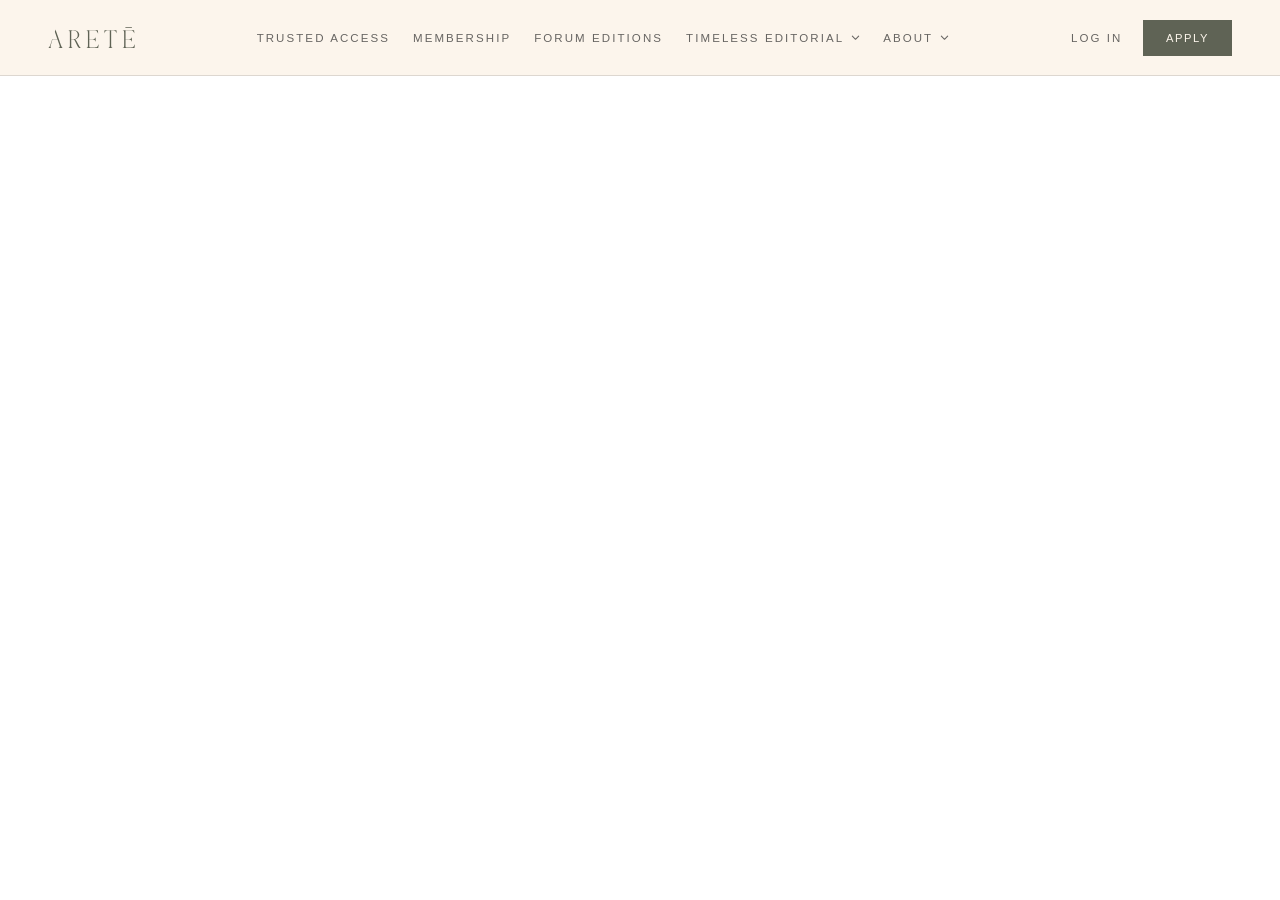
<file: arete-nav.html>
<!DOCTYPE html>
<html lang="en">
<head>
<meta charset="utf-8" />
<meta name="viewport" content="width=device-width, initial-scale=1" />
<title>Aretē — Navigation</title>
<style>
  @font-face{font-family:"Ivy Presto Display";src:url("https://static.wixstatic.com/ufonts/607006_ccd50e22c2d8440a83b45cd1954b70ab/woff2/file.woff2") format("woff2");font-weight:100 900;font-style:normal;font-display:swap;}
  @font-face{font-family:"Neue Haas Grotesk";src:url("https://static.wixstatic.com/ufonts/dd852a_d6bbd1dfc40b407586bbf6bc5085dcfd/woff2/file.woff2") format("woff2");font-weight:100 400;font-style:normal;font-display:swap;}
  @font-face{font-family:"Neue Haas Grotesk";src:url("https://static.wixstatic.com/ufonts/a7f197_7914746ba43a4b6092a2faa3147c3f61/woff2/file.woff2") format("woff2");font-weight:500;font-style:normal;font-display:swap;}

  :root{
    --olive:#5f6355; --moss:#4d523d; --beige:#d6c9ba; --cream:#fcf5eb; --charcoal:#1c1c1c;
    --ink:#292929; --muted:#8c8073; --hair:rgba(41,41,41,.14); --subtle:rgba(41,41,41,.22);
    --ease:cubic-bezier(.22,.61,.36,1);
    --display:"Ivy Presto Display","Times New Roman",serif;
    --sans:"Neue Haas Grotesk","Helvetica Neue",Helvetica,Arial,sans-serif;
  }
  *{box-sizing:border-box;}
  /* The iframe is mounted as a full-height overlay (see masterPage.js) so the
     dropdowns and the mobile drawer always have room to render. Everything is
     click-through by default; only the actual nav UI re-enables pointer events,
     so taps on the empty area fall through to the Wix page underneath. */
  html,body{margin:0;background:transparent;-webkit-font-smoothing:antialiased;font-family:var(--sans);pointer-events:none;}
  a{text-decoration:none;color:inherit;}
  button{font:inherit;background:none;border:0;cursor:pointer;color:inherit;}

  /* bar */
  .bar{display:flex;align-items:center;justify-content:space-between;gap:24px;
    padding:0 clamp(20px,4vw,48px);height:76px;background:rgba(252,245,235,.92);
    backdrop-filter:blur(16px) saturate(1.1);-webkit-backdrop-filter:blur(16px) saturate(1.1);
    border-bottom:1px solid var(--hair);pointer-events:auto;}
  /* re-enable interaction on the live panels (descendants of .bar already inherit it) */
  .menu,.acct-menu{pointer-events:auto;}
  .brand{flex:none;display:inline-flex;align-items:center;}
  .brand img{height:21px;}

  .nav{display:flex;align-items:center;gap:clamp(14px,1.8vw,30px);flex:1;justify-content:center;}
  .navlink{position:relative;font-weight:500;font-size:.72rem;letter-spacing:.18em;text-transform:uppercase;
    white-space:nowrap;color:var(--ink);opacity:.7;padding:6px 0;display:inline-flex;align-items:center;gap:7px;transition:opacity .2s var(--ease);}
  .navlink:hover,.item:hover .navlink{opacity:1;}
  .navlink .ul{position:absolute;left:0;right:0;bottom:-2px;height:1px;background:var(--olive);transform:scaleX(0);transform-origin:center;transition:transform .3s var(--ease);}
  .item:hover .navlink .ul,.navlink.active .ul{transform:scaleX(1);}
  .chev{transition:transform .3s var(--ease);}
  .item.open .chev{transform:rotate(180deg);}

  .actions{flex:none;display:flex;align-items:center;gap:clamp(14px,1.6vw,24px);}
  .btn{font-weight:500;font-size:.7rem;letter-spacing:.14em;text-transform:uppercase;padding:11px 22px;
    border:1px solid var(--olive);background:var(--olive);color:var(--cream);transition:all .18s var(--ease);white-space:nowrap;}
  .btn:hover{background:var(--moss);border-color:var(--moss);}

  /* dropdown */
  .item{position:relative;}
  .menu{position:absolute;top:100%;left:50%;transform:translateX(-50%) translateY(-6px);min-width:232px;margin-top:14px;
    background:rgba(252,245,235,.97);backdrop-filter:blur(20px);-webkit-backdrop-filter:blur(20px);
    border:1px solid var(--hair);box-shadow:0 28px 60px -36px rgba(41,41,41,.5);padding:10px;
    opacity:0;visibility:hidden;pointer-events:none;transition:opacity .28s var(--ease),transform .28s var(--ease),visibility .28s;}
  .menu::before{content:"";position:absolute;left:0;right:0;top:-16px;height:16px;}
  .item.open .menu{opacity:1;visibility:visible;pointer-events:auto;transform:translateX(-50%) translateY(0);}
  .menu a{display:block;font-weight:400;font-size:.92rem;letter-spacing:.01em;color:var(--ink);padding:12px 14px;border-radius:2px;transition:background .15s var(--ease),color .15s var(--ease);}
  .menu a .sub{display:block;font-size:.6rem;letter-spacing:.18em;text-transform:uppercase;color:var(--muted);margin-top:4px;}
  .menu a:hover{background:rgba(95,99,85,.1);color:var(--moss);}

  /* account (member) */
  .acct{position:relative;display:inline-flex;align-items:center;gap:10px;}
  .acct-trig{display:inline-flex;align-items:center;gap:10px;color:var(--ink);}
  .acct-avatar{width:32px;height:32px;border-radius:50%;display:grid;place-items:center;border:1px solid var(--subtle);color:var(--ink);flex:none;}
  .acct-name{font-weight:300;font-size:.95rem;letter-spacing:.01em;white-space:nowrap;}
  .acct-menu{position:absolute;top:100%;right:0;min-width:260px;margin-top:16px;background:var(--charcoal);
    border:1px solid rgba(252,245,235,.08);box-shadow:0 34px 72px -34px rgba(0,0,0,.7);padding:22px 26px 18px;text-align:right;
    opacity:0;visibility:hidden;pointer-events:none;transform:translateY(-8px);transition:opacity .28s var(--ease),transform .28s var(--ease),visibility .28s;}
  .acct-menu::before{content:"";position:absolute;left:0;right:0;top:-16px;height:16px;}
  .acct.open .acct-menu{opacity:1;visibility:visible;pointer-events:auto;transform:translateY(0);}
  .acct-lead{font-weight:400;font-size:.66rem;letter-spacing:.18em;text-transform:uppercase;color:#6f6f6a;padding:14px 0 4px;}
  .acct-link{display:block;font-weight:300;font-size:1.05rem;letter-spacing:.01em;color:#f3ede3;padding:7px 0;transition:color .15s var(--ease);}
  .acct-link:hover{color:var(--beige);}
  .acct-div{height:1px;background:rgba(252,245,235,.14);margin:12px 0 4px;}

  /* burger / drawer */
  .burger{display:none;flex-direction:column;gap:6px;padding:6px;flex:none;}
  .burger span{display:block;width:26px;height:1.5px;background:var(--ink);}
  .drawer{position:fixed;inset:0;z-index:90;background:var(--charcoal);display:flex;flex-direction:column;
    min-height:100vh;min-height:100dvh;
    padding:22px clamp(20px,6vw,40px) 36px;opacity:0;pointer-events:none;transition:opacity .3s var(--ease);overflow-y:auto;-webkit-overflow-scrolling:touch;}
  .drawer.open{opacity:1;pointer-events:auto;}
  .drawer-top{display:flex;align-items:center;justify-content:space-between;}
  .drawer-top img{height:20px;}
  .drawer-x{color:var(--cream);font-family:var(--display);font-size:30px;line-height:1;}
  .drawer-nav{display:flex;flex-direction:column;gap:4px;margin-top:24px;}
  .drawer-nav a,.drawer-sec>button{display:block;font-family:var(--display);font-weight:300;font-size:1.7rem;
    letter-spacing:-.01em;color:var(--cream);padding:10px 0;text-align:left;width:100%;}
  .drawer-sub{padding-left:16px;}
  .drawer-sub a{font-family:var(--sans);font-weight:400;font-size:.95rem;letter-spacing:.02em;color:rgba(252,245,235,.6);padding:7px 0;}
  .drawer-foot{margin-top:auto;padding-top:24px;border-top:1px solid rgba(252,245,235,.18);display:flex;flex-direction:column;gap:14px;}
  .drawer-foot .acct-lead{text-align:left;color:rgba(252,245,235,.55);}

  @media (max-width:1080px){ .nav,.actions{display:none;} .burger{display:flex;} }
</style>
</head>
<body>
<div id="nav"></div>

<script>
/* ============================================================
   ARETĒ — site navigation (self-contained, for a Wix HtmlComponent)
   Lives in one iframe shown on every page. The Wix site code
   (masterPage.js) tells it who is logged in and passes that member's
   personal member-area URLs:
     parent -> { type:'aretenav:member', loggedIn, name, slug }
     iframe -> { type:'aretenav:ready' }     (handshake)
     iframe -> { type:'aretenav:login' }      (open Wix login)
     iframe -> { type:'aretenav:logout' }     (Wix logout)
     iframe -> { type:'aretenav:height', px }  (so dropdowns aren't clipped)
     iframe -> { type:'aretenav:drawer', open } (mobile menu opened/closed —
                 lets Wix promote the frame to a fixed full-screen overlay)
   Links use target="_top" so the whole site navigates, not the iframe.
   ============================================================ */

var WM_OLIVE = "data:image/svg+xml,%3Csvg%20fill%3D%22%235f6355%22%20xmlns%3D%22http%3A%2F%2Fwww.w3.org%2F2000%2Fsvg%22%20viewBox%3D%220%200%20497.47%20120.21%22%3E%3Cg%3E%3Cg%3E%3Cg%3E%3Cpath%20d%3D%22M191.94%2C119.65h0c-1.4.28-7.3.56-10.65.56-7.83%2C0-10.34-5.87-27.95-41.65-2.8-5.59-6.43-6.43-10.9-6.43h-9.5v31.03c0%2C10.34.14%2C16.49%2C9.64%2C16.49h-27.54c9.5%2C0%2C10.06-6.15%2C10.06-16.49V34.39c0-10.34-.56-16.49-10.06-16.49h30.47c20.41%2C0%2C33.27%2C10.9%2C33.27%2C27.12%2C0%2C14.12-11.46%2C22.64-23.06%2C25.86v.28c3.91%2C2.66%2C7.27%2C8.81%2C10.2%2C14.4%2C13%2C25.16%2C17.72%2C34.11%2C26.03%2C34.11ZM132.93%2C69.89h11.74c17.33%2C0%2C25.44-9.22%2C25.44-24.32s-7.83-25.44-25.3-25.44h-6.57c-3.35%2C0-5.31%2C1.68-5.31%2C5.03v44.73Z%22%2F%3E%3Cpath%20d%3D%22M290.31%2C97.7l-3.08%2C21.94h-68.91c9.5%2C0%2C10.06-6.15%2C10.06-16.49V34.39c0-10.34-.56-16.49-10.06-16.49h66.81l1.68%2C19.43h-.84c-6.43-15.38-10.06-17.19-25.16-17.19h-24.6v49.76h19.57c12.02%2C0%2C14.96-3.08%2C16.91-13.42h0v30.05h0c-1.96-9.5-4.89-14.4-16.91-14.4h-19.57v38.58c0%2C4.47%2C1.4%2C6.71%2C5.59%2C6.71h21.25c15.1%2C0%2C19.71-1.82%2C27.26-19.71h0Z%22%2F%3E%3Cpath%20d%3D%22M393.05%2C37.32h0c-6.43-15.38-10.9-17.19-26-17.19h-5.87v83.03c0%2C10.34.56%2C16.49%2C10.06%2C16.49h-27.96c9.5%2C0%2C10.06-6.15%2C10.06-16.49V20.13h-5.87c-15.1%2C0-19.57%2C1.82-26%2C17.19h0l1.68-19.43h68.21l1.68%2C19.43Z%22%2F%3E%3Cpath%20d%3D%22M497.47%2C97.7l-3.08%2C21.94h-68.91c9.5%2C0%2C10.06-6.15%2C10.06-16.49V34.39c0-10.34-.56-16.49-10.06-16.49h66.81l1.68%2C19.43h0c-6.43-15.38-10.9-17.19-26-17.19h-24.6v49.77h19.57c12.02%2C0%2C14.96-3.08%2C16.91-13.42h0v30.05h0c-1.96-9.5-4.89-14.4-16.91-14.4h-19.57v38.57c0%2C4.47%2C1.4%2C6.71%2C5.59%2C6.71h21.25c15.1%2C0%2C19.71-1.82%2C27.26-19.71h0ZM480.13%2C0l-.7%2C4.19h-37.32l.7-4.19h37.32Z%22%2F%3E%3C%2Fg%3E%3Cpath%20d%3D%22M58.98%2C119.65h26.84c-6.01-.56-8.53-5.87-12.72-17.89l-6.59-19.17-1.11-3.22-21.14-61.48h0s-.99-3.07-.99-3.07l-4.09%2C12.32%2C1.33%2C3.88%2C13.29%2C38.86h-30.02v.27l-3.26%2C11.17-4.34%2C12.61c-5.86%2C16.91-9.5%2C25.15-16.21%2C25.71h22.5c-10.91-.56-9.23-8.38-3.64-24.88l4.19-14.72-.07-.03%2C2.3-7.89h29.29l1.91%2C5.59h0l3.89%2C11.62h0l5.44%2C15.36c3.35%2C9.78.98%2C14.39-6.85%2C14.95Z%22%2F%3E%3C%2Fg%3E%3C%2Fg%3E%3C%2Fsvg%3E";
var WM_BEIGE = "data:image/svg+xml,%3Csvg%20fill%3D%22%23d6c9ba%22%20xmlns%3D%22http%3A%2F%2Fwww.w3.org%2F2000%2Fsvg%22%20viewBox%3D%220%200%20497.47%20120.21%22%3E%3Cg%3E%3Cg%3E%3Cg%3E%3Cpath%20d%3D%22M191.94%2C119.65h0c-1.4.28-7.3.56-10.65.56-7.83%2C0-10.34-5.87-27.95-41.65-2.8-5.59-6.43-6.43-10.9-6.43h-9.5v31.03c0%2C10.34.14%2C16.49%2C9.64%2C16.49h-27.54c9.5%2C0%2C10.06-6.15%2C10.06-16.49V34.39c0-10.34-.56-16.49-10.06-16.49h30.47c20.41%2C0%2C33.27%2C10.9%2C33.27%2C27.12%2C0%2C14.12-11.46%2C22.64-23.06%2C25.86v.28c3.91%2C2.66%2C7.27%2C8.81%2C10.2%2C14.4%2C13%2C25.16%2C17.72%2C34.11%2C26.03%2C34.11ZM132.93%2C69.89h11.74c17.33%2C0%2C25.44-9.22%2C25.44-24.32s-7.83-25.44-25.3-25.44h-6.57c-3.35%2C0-5.31%2C1.68-5.31%2C5.03v44.73Z%22%2F%3E%3Cpath%20d%3D%22M290.31%2C97.7l-3.08%2C21.94h-68.91c9.5%2C0%2C10.06-6.15%2C10.06-16.49V34.39c0-10.34-.56-16.49-10.06-16.49h66.81l1.68%2C19.43h-.84c-6.43-15.38-10.06-17.19-25.16-17.19h-24.6v49.76h19.57c12.02%2C0%2C14.96-3.08%2C16.91-13.42h0v30.05h0c-1.96-9.5-4.89-14.4-16.91-14.4h-19.57v38.58c0%2C4.47%2C1.4%2C6.71%2C5.59%2C6.71h21.25c15.1%2C0%2C19.71-1.82%2C27.26-19.71h0Z%22%2F%3E%3Cpath%20d%3D%22M393.05%2C37.32h0c-6.43-15.38-10.9-17.19-26-17.19h-5.87v83.03c0%2C10.34.56%2C16.49%2C10.06%2C16.49h-27.96c9.5%2C0%2C10.06-6.15%2C10.06-16.49V20.13h-5.87c-15.1%2C0-19.57%2C1.82-26%2C17.19h0l1.68-19.43h68.21l1.68%2C19.43Z%22%2F%3E%3Cpath%20d%3D%22M497.47%2C97.7l-3.08%2C21.94h-68.91c9.5%2C0%2C10.06-6.15%2C10.06-16.49V34.39c0-10.34-.56-16.49-10.06-16.49h66.81l1.68%2C19.43h0c-6.43-15.38-10.9-17.19-26-17.19h-24.6v49.77h19.57c12.02%2C0%2C14.96-3.08%2C16.91-13.42h0v30.05h0c-1.96-9.5-4.89-14.4-16.91-14.4h-19.57v38.57c0%2C4.47%2C1.4%2C6.71%2C5.59%2C6.71h21.25c15.1%2C0%2C19.71-1.82%2C27.26-19.71h0ZM480.13%2C0l-.7%2C4.19h-37.32l.7-4.19h37.32Z%22%2F%3E%3C%2Fg%3E%3Cpath%20d%3D%22M58.98%2C119.65h26.84c-6.01-.56-8.53-5.87-12.72-17.89l-6.59-19.17-1.11-3.22-21.14-61.48h0s-.99-3.07-.99-3.07l-4.09%2C12.32%2C1.33%2C3.88%2C13.29%2C38.86h-30.02v.27l-3.26%2C11.17-4.34%2C12.61c-5.86%2C16.91-9.5%2C25.15-16.21%2C25.71h22.5c-10.91-.56-9.23-8.38-3.64-24.88l4.19-14.72-.07-.03%2C2.3-7.89h29.29l1.91%2C5.59h0l3.89%2C11.62h0l5.44%2C15.36c3.35%2C9.78.98%2C14.39-6.85%2C14.95Z%22%2F%3E%3C%2Fg%3E%3C%2Fg%3E%3C%2Fsvg%3E";

/* --- link map (edit paths here if your Wix routes differ) --- */
var BASE = "";  // same-domain root; links are relative so they work on any domain
var TOP = [
  { label:"Trusted Access", href:"/private-clients" },
  { label:"Membership", href:"/membership" },
  { label:"Forum Editions", href:"/forum" },
  { label:"Timeless Editorial", menu:[
    { label:"L’Héritage", href:"/editorial", sub:"The Imprint" },
    { label:"The Library", href:"/library", sub:"Members’ Editorial" }
  ]},
  { label:"About", menu:[
    { label:"The Team", href:"/theteam" },
    { label:"Possibilities", href:"/possibilities" },
    { label:"Press", href:"/press" }
  ]}
];

/* member-area menu. {slug} is replaced with the logged-in member's slug. */
function accountModel(slug){
  return [
    { lead:"My Account", href:"/members-area/"+slug+"/my-account" },
    { label:"Events", href:"/event-list" },
    { label:"Calendar", href:"/calendar" },
    { label:"Agenda", href:"/agenda" },
    { lead:"The Members", href:"/themembers" },
    { label:"My Wallet", href:"/members-area/"+slug+"/my-wallet" },
    { label:"My Orders", href:"/members-area/"+slug+"/my-orders" },
    { divider:true },
    { label:"Log Out", logout:true }
  ];
}

var STATE = { member:false, name:"", slug:"", bridged:false };
var BASE_H = 76;

/* --- bridge --- */
function post(m){ try{ if(window.parent && window.parent!==window) window.parent.postMessage(m,"*"); }catch(e){} }
window.addEventListener("message", function(e){
  var d = e.data; if(!d||typeof d!=="object") return;
  if(d.type==="aretenav:member"){ STATE.bridged=true; STATE.member=!!d.loggedIn; STATE.name=d.name||""; STATE.slug=d.slug||""; render(); }
});
function reqLogin(){ if(STATE.bridged) post({type:"aretenav:login"}); else { STATE.member=true; STATE.name="Carly Dunne"; STATE.slug="carlylauradunne47591"; render(); } }
function reqLogout(){ if(STATE.bridged) post({type:"aretenav:logout"}); else { STATE.member=false; render(); } }
function sendHeight(px){ post({ type:"aretenav:height", px:Math.ceil(px) }); }
/* Full device-screen height for the mobile drawer. The drawer is fixed to the
   iframe's own viewport, so the iframe itself must grow to cover the screen —
   window.innerHeight is just the collapsed (76px) frame, which is why the menu
   used to be clipped. screen.height tracks the physical screen and survives the
   mobile address bar collapsing, so the menu always fills the viewport. */
function fullHeight(){
  return Math.max(
    (window.screen && screen.height) || 0,
    window.innerHeight || 0,
    document.documentElement.clientHeight || 0,
    700
  );
}
/* Navigate the whole site. In Wix the iframe is sandboxed, so we ask the parent
   (Site code) to change the page. We ONLY navigate directly when there is no
   parent at all (true standalone) — never inside the Wix iframe, which Wix
   refuses to frame ("Forbidden"). */
function go(href){
  if(!href) return;
  post({ type:"aretenav:nav", href:href });           // ask Wix to navigate
  if(window.parent === window){ location.href = href; } // only if truly standalone
}
document.addEventListener("click", function(e){
  var a = e.target.closest('a[href]');
  if(a){ var h=a.getAttribute("href"); if(h && h.charAt(0)==="/"){ e.preventDefault(); go(h); } }
}, true);

/* --- render --- */
function navLinks(){
  return TOP.map(function(t,i){
    if(t.menu){
      var items = t.menu.map(function(m){
        return '<a href="'+BASE+m.href+'" target="_top">'+m.label+(m.sub?'<span class="sub">'+m.sub+'</span>':'')+'</a>';
      }).join("");
      return '<div class="item" data-i="'+i+'"><button class="navlink" onclick="toggleItem('+i+',event)">'+t.label
        + ' <svg class="chev" width="9" height="9" viewBox="0 0 10 10" fill="none"><path d="M1.5 3.5L5 7l3.5-3.5" stroke="currentColor" stroke-width="1.2" stroke-linecap="round" stroke-linejoin="round"/></svg>'
        + '<span class="ul"></span></button><div class="menu">'+items+'</div></div>';
    }
    return '<div class="item"><a class="navlink" href="'+BASE+t.href+'" target="_top">'+t.label+'<span class="ul"></span></a></div>';
  }).join("");
}
function actions(){
  if(STATE.member){
    var rows = accountModel(STATE.slug||"me").map(function(a){
      if(a.divider) return '<div class="acct-div"></div>';
      if(a.logout) return '<button class="acct-link" onclick="reqLogout()">Log Out</button>';
      if(a.lead) return '<a class="acct-link" href="'+BASE+a.href+'" target="_top">'+a.lead+'</a>';
      return '<a class="acct-link" href="'+BASE+a.href+'" target="_top">'+a.label+'</a>';
    }).join("");
    return '<div class="acct" id="acct"><button class="acct-trig" onclick="toggleAcct(event)">'
      + '<span class="acct-avatar"><svg width="16" height="16" viewBox="0 0 24 24" fill="none"><circle cx="12" cy="8" r="3.4" stroke="currentColor" stroke-width="1.3"/><path d="M5 19.5c0-3.6 3.1-5.6 7-5.6s7 2 7 5.6" stroke="currentColor" stroke-width="1.3" stroke-linecap="round"/></svg></span>'
      + '<span class="acct-name">Hello '+(STATE.name||"Member")+'</span>'
      + '<svg class="chev" width="9" height="9" viewBox="0 0 10 10" fill="none"><path d="M1.5 3.5L5 7l3.5-3.5" stroke="currentColor" stroke-width="1.2" stroke-linecap="round" stroke-linejoin="round"/></svg>'
      + '</button><div class="acct-menu">'+rows+'</div></div>';
  }
  return '<button class="navlink" style="opacity:.7" onclick="reqLogin()">Log In</button>'
    + '<a class="btn" href="'+BASE+'/apply" target="_top">Apply</a>';
}
function drawerNav(){
  var top = TOP.map(function(t,i){
    if(t.menu){
      var subs = t.menu.map(function(m){ return '<a href="'+BASE+m.href+'" target="_top">'+m.label+'</a>'; }).join("");
      return '<div class="drawer-sec"><button onclick="toggleDrawerSec('+i+')">'+t.label+'</button><div class="drawer-sub" id="dsec'+i+'" style="display:none">'+subs+'</div></div>';
    }
    return '<a href="'+BASE+t.href+'" target="_top">'+t.label+'</a>';
  }).join("");
  var foot;
  if(STATE.member){
    var rows = accountModel(STATE.slug||"me").map(function(a){
      if(a.divider) return '';
      if(a.logout) return '<button class="acct-link" style="text-align:left;font-size:1rem" onclick="reqLogout()">Log Out</button>';
      if(a.lead) return '<a class="drawer-sub" style="padding-left:0" href="'+BASE+a.href+'" target="_top">'+a.lead+'</a>';
      return '<a class="drawer-sub" style="padding-left:0" href="'+BASE+a.href+'" target="_top">'+a.label+'</a>';
    }).join("");
    foot = '<div class="acct-lead">Hello '+(STATE.name||"Member")+'</div>'+rows;
  } else {
    foot = '<button class="acct-link" style="text-align:left;color:rgba(252,245,235,.7);font-size:1rem" onclick="reqLogin()">Log In</button>'
      + '<a class="btn" style="text-align:center" href="'+BASE+'/apply" target="_top">Apply for Membership</a>';
  }
  return '<div class="drawer" id="drawer"><div class="drawer-top"><img src="'+WM_BEIGE+'" alt="Aretē"><button class="drawer-x" onclick="closeDrawer()">×</button></div>'
    + '<nav class="drawer-nav">'+top+'</nav><div class="drawer-foot">'+foot+'</div></div>';
}

function render(){
  document.getElementById("nav").innerHTML =
    '<div class="bar"><a class="brand" href="'+BASE+'/" target="_top"><img src="'+WM_OLIVE+'" alt="Aretē"></a>'
    + '<nav class="nav">'+navLinks()+'</nav>'
    + '<div class="actions">'+actions()+'</div>'
    + '<button class="burger" aria-label="Menu" onclick="openDrawer()"><span></span><span></span></button></div>'
    + drawerNav();
  /* preserve full height if the drawer is open during a re-render */
  sendHeight(document.querySelector(".drawer.open") ? fullHeight() : BASE_H);
}

/* --- interactions --- */
function closeAllMenus(){
  document.querySelectorAll(".item.open").forEach(function(el){ el.classList.remove("open"); });
  var a = document.getElementById("acct"); if(a) a.classList.remove("open");
}
function measureOpen(){
  // tallest open panel bottom relative to top of iframe → tell parent to grow
  var max = BASE_H;
  document.querySelectorAll(".item.open .menu, .acct.open .acct-menu").forEach(function(el){
    var r = el.getBoundingClientRect();
    if(r.bottom>max) max = r.bottom;
  });
  sendHeight(max + 12);
}
function toggleItem(i,e){ e.stopPropagation();
  var el = document.querySelector('.item[data-i="'+i+'"]');
  var wasOpen = el.classList.contains("open");
  closeAllMenus();
  if(!wasOpen){ el.classList.add("open"); requestAnimationFrame(measureOpen); } else sendHeight(BASE_H);
}
function toggleAcct(e){ e.stopPropagation();
  var a = document.getElementById("acct");
  var wasOpen = a.classList.contains("open");
  closeAllMenus();
  if(!wasOpen){ a.classList.add("open"); requestAnimationFrame(measureOpen); } else sendHeight(BASE_H);
}
document.addEventListener("click", function(){ if(document.querySelector(".item.open,.acct.open")){ closeAllMenus(); sendHeight(BASE_H); } });
/* hover opens dropdowns on desktop */
document.addEventListener("mouseover", function(e){
  var item = e.target.closest(".item");
  if(item && item.querySelector(".menu") && window.innerWidth>1080){
    if(!item.classList.contains("open")){ closeAllMenus(); item.classList.add("open"); requestAnimationFrame(measureOpen); }
  }
});
document.addEventListener("mouseout", function(e){
  var from = e.target.closest(".item"); var to = e.relatedTarget && e.relatedTarget.closest && e.relatedTarget.closest(".item");
  if(from && from!==to && window.innerWidth>1080){ from.classList.remove("open"); if(!document.querySelector(".item.open,.acct.open")) sendHeight(BASE_H); }
});

function openDrawer(){
  document.getElementById("drawer").classList.add("open");
  document.documentElement.style.overflow = "hidden";   // don't scroll the bar behind the drawer
  post({ type:"aretenav:drawer", open:true });           // let Wix pin the frame full-screen if it wants
  sendHeight(fullHeight());                              // grow the iframe to the whole screen
}
function closeDrawer(){
  document.getElementById("drawer").classList.remove("open");
  document.documentElement.style.overflow = "";
  post({ type:"aretenav:drawer", open:false });
  sendHeight(BASE_H);                                    // collapse back to the bar
}
function toggleDrawerSec(i){ var s=document.getElementById("dsec"+i); s.style.display = s.style.display==="none"?"block":"none"; }

/* boot */
render();
post({ type:"aretenav:ready" });
window.addEventListener("resize", function(){
  if(document.querySelector(".drawer.open")) sendHeight(fullHeight());          // keep filling on rotate / address-bar change
  else if(!document.querySelector(".item.open,.acct.open")) sendHeight(BASE_H);
});
window.addEventListener("orientationchange", function(){
  if(document.querySelector(".drawer.open")) requestAnimationFrame(function(){ sendHeight(fullHeight()); });
});
</script>
</body>
</html>
</file>
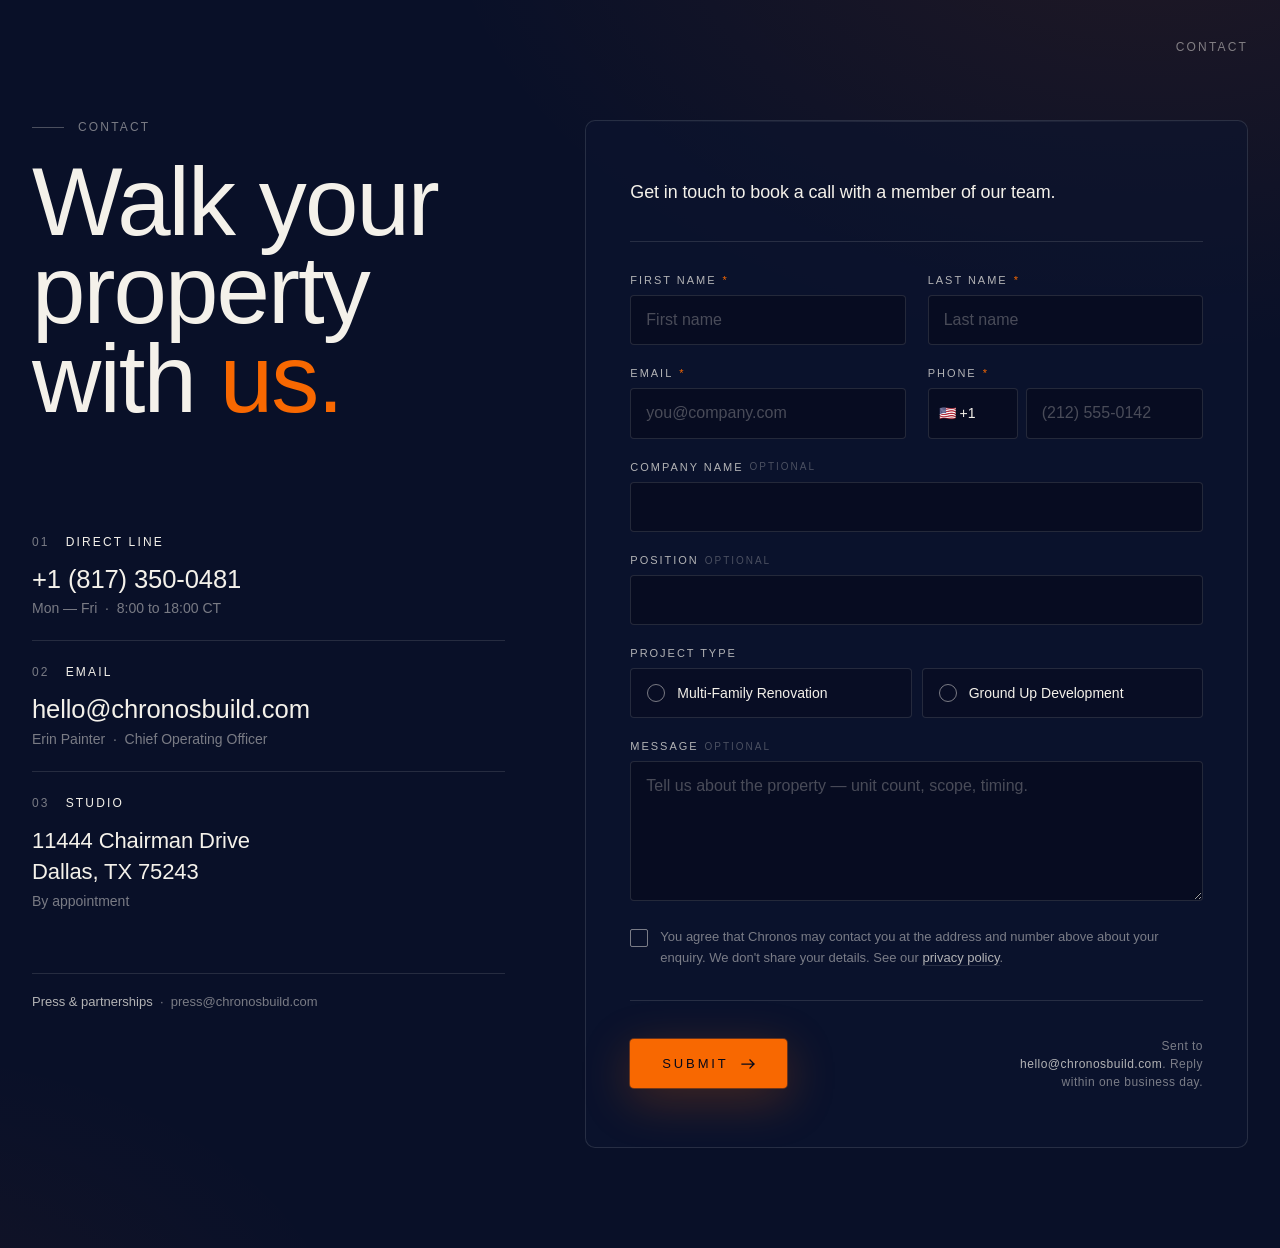
<file: contact.html>
<!DOCTYPE html>
<html lang="en">
<head>
<meta charset="utf-8">
<meta name="viewport" content="width=device-width,initial-scale=1">
<style>
@font-face{font-family:'TWK Lausanne';src:url('https://jazzy-kangaroo-288f88.netlify.app/lausanne-100.otf') format('opentype');font-weight:100;font-style:normal;font-display:swap}
@font-face{font-family:'TWK Lausanne';src:url('https://jazzy-kangaroo-288f88.netlify.app/lausanne-200.otf') format('opentype');font-weight:200;font-style:normal;font-display:swap}
@font-face{font-family:'TWK Lausanne';src:url('https://jazzy-kangaroo-288f88.netlify.app/lausanne-300.otf') format('opentype');font-weight:300;font-style:normal;font-display:swap}
</style>
<style>
*,*::before,*::after{box-sizing:border-box}
html,body{margin:0;padding:0;min-height:100%}
:root{
  --navy:#091028;--navy-2:#0d1530;--ink:#06091a;
  --ember:#f86801;--ember-6:#e66c07;--ember-7:#d3460c;--ember-3:#ff9d52;
  --fg:#f4f1ea;--fg2:rgba(244,241,234,.72);--fg3:rgba(244,241,234,.48);--fg4:rgba(244,241,234,.28);
  --hair:rgba(244,241,234,.12);--hair2:rgba(244,241,234,.22);--hairf:rgba(244,241,234,.06);
  --r-sm:4px;--r-lg:10px;
  --shadow-ember:0 0 0 1px rgba(248,104,1,.35),0 12px 48px rgba(248,104,1,.25);
  --ease:cubic-bezier(.22,1,.36,1);
  --dur:240ms;--dur-f:140ms;
  --font:'TWK Lausanne','Helvetica Neue',Arial,sans-serif;
  --fw-thin:200;--fw-light:300;
}
body{
  background:
    radial-gradient(1200px 800px at 90% -10%,rgba(248,104,1,.10),transparent 60%),
    radial-gradient(900px 600px at -10% 110%,rgba(248,104,1,.05),transparent 55%),
    var(--navy);
  color:var(--fg);
  font-family:var(--font);
  font-weight:var(--fw-light);
  -webkit-font-smoothing:antialiased;
  overflow-x:hidden;
}
a{color:inherit;text-decoration:none}

/* Shell */
.shell{max-width:1440px;margin:0 auto;padding:40px 32px 100px;position:relative}

/* Index mark */
.index-mark{position:absolute;top:40px;right:32px;font-size:12px;letter-spacing:.18em;text-transform:uppercase;color:var(--fg3)}

/* Hero */
.hero{padding:0 0 48px}
.eyebrow-row{display:flex;align-items:center;gap:14px;color:var(--fg3);font-size:12px;letter-spacing:.18em;text-transform:uppercase}
.eyebrow-row .dash{width:32px;height:1px;background:var(--fg4)}
.hero h1{margin:24px 0 0;font-size:clamp(52px,7.5vw,120px);line-height:.92;letter-spacing:-.02em;font-weight:var(--fw-thin);max-width:14ch;text-wrap:balance}
.hero h1 .ember{color:var(--ember)}

/* Main grid */
.main{display:grid;grid-template-columns:1fr 1.4fr;gap:80px;padding-top:80px;align-items:start}

/* Left rail */
.left-col{display:flex;flex-direction:column;gap:64px}
.rail .group{padding:24px 0;border-top:1px solid var(--hair)}
.rail .group:first-child{border-top:0;padding-top:0}
.rail .group-label{display:flex;align-items:baseline;gap:16px;margin-bottom:16px}
.rail .group-num{font-size:12px;letter-spacing:.18em;color:var(--fg3)}
.rail .group-title{font-size:12px;letter-spacing:.18em;text-transform:uppercase;color:var(--fg);font-weight:var(--fw-light)}
.rail .group-value{font-size:clamp(20px,2vw,28px);font-weight:var(--fw-light);letter-spacing:-.005em;line-height:1.15;color:var(--fg);display:block;transition:color var(--dur) var(--ease)}
.rail .group-value:hover{color:var(--ember)}
.rail .group-sub{font-size:14px;color:var(--fg3);margin-top:6px}
.rail .footnote{margin-top:40px;padding:18px 0;border-top:1px solid var(--hair);color:var(--fg3);font-size:13px;line-height:1.55}
.rail .footnote strong{color:var(--fg2);font-weight:var(--fw-light)}

/* Form card */
.form-card{background:rgba(13,21,48,.6);border:1px solid var(--hair);padding:44px;border-radius:var(--r-lg);position:relative}
.form-card::before{content:"";position:absolute;inset:0 0 auto 0;height:1px;background:linear-gradient(90deg,transparent,rgba(255,255,255,.10),transparent);pointer-events:none}
.form-header{margin-bottom:32px;padding-bottom:22px;border-bottom:1px solid var(--hair)}
.form-title{font-size:clamp(16px,1.4vw,21px);font-weight:var(--fw-light);letter-spacing:-.005em;line-height:1.35}

/* Grid */
.form-grid{display:grid;grid-template-columns:1fr 1fr;gap:22px}
.field{display:flex;flex-direction:column;min-width:0}
.field.col2{grid-column:1/-1}

/* Labels */
.label{font-size:11px;letter-spacing:.18em;text-transform:uppercase;color:var(--fg2);font-weight:var(--fw-light);margin-bottom:9px;display:flex;align-items:center;gap:6px}
.label .req{color:var(--ember)}
.label .opt{color:var(--fg4);font-size:10px}

/* Inputs */
.input,.textarea,.select{width:100%;background:rgba(6,9,26,.55);border:1px solid var(--hair);border-radius:var(--r-sm);color:var(--fg);font-family:var(--font);font-weight:var(--fw-light);font-size:16px;line-height:1.4;padding:13px 15px;transition:border-color var(--dur) var(--ease),background var(--dur) var(--ease);outline:none}
.input::placeholder,.textarea::placeholder{color:var(--fg4)}
.input:hover,.textarea:hover,.select:hover{border-color:var(--hair2)}
.input:focus,.textarea:focus,.select:focus{border-color:var(--ember);background:rgba(6,9,26,.85);box-shadow:0 0 0 3px rgba(248,104,1,.12)}
.textarea{resize:vertical;min-height:130px;font-family:var(--font)}

/* Phone */
.phone-wrap{display:grid;grid-template-columns:90px 1fr;gap:8px}
.country{background:rgba(6,9,26,.55);border:1px solid var(--hair);border-radius:var(--r-sm);padding:13px 10px;color:var(--fg);font-size:14px;font-family:var(--font);font-weight:var(--fw-light);appearance:none;cursor:pointer}
.country:focus{outline:none;border-color:var(--ember)}

/* Radios */
.radio-group{display:grid;grid-template-columns:1fr 1fr;gap:10px}
.radio{position:relative;display:flex;align-items:center;gap:12px;padding:15px 16px;border:1px solid var(--hair);border-radius:var(--r-sm);background:rgba(6,9,26,.40);cursor:pointer;transition:border-color var(--dur) var(--ease),background var(--dur) var(--ease)}
.radio:hover{border-color:var(--hair2)}
.radio input{position:absolute;opacity:0;pointer-events:none}
.radio .dot{width:18px;height:18px;border-radius:50%;border:1px solid var(--fg3);flex:0 0 auto;position:relative;transition:border-color var(--dur) var(--ease)}
.radio .dot::after{content:"";position:absolute;inset:4px;border-radius:50%;background:var(--ember);transform:scale(0);transition:transform var(--dur) var(--ease)}
.radio input:checked~.dot{border-color:var(--ember)}
.radio input:checked~.dot::after{transform:scale(1)}
.radio .rl{font-size:14px;color:var(--fg);font-weight:var(--fw-light)}
.radio:has(input:checked){border-color:var(--ember);background:rgba(248,104,1,.06)}

/* Checkbox */
.check{display:flex;align-items:flex-start;gap:12px;cursor:pointer;padding:4px 0 0}
.check input{position:absolute;opacity:0;pointer-events:none}
.check .box{width:18px;height:18px;border-radius:2px;border:1px solid var(--fg3);flex:0 0 auto;margin-top:2px;position:relative;transition:border-color var(--dur) var(--ease),background var(--dur) var(--ease)}
.check .box::after{content:"";position:absolute;inset:3px;background:var(--ember);transform:scale(0);transition:transform var(--dur) var(--ease)}
.check input:checked~.box{border-color:var(--ember)}
.check input:checked~.box::after{transform:scale(1)}
.check .ct{font-size:13px;color:var(--fg3);line-height:1.55}
.check .ct a{color:var(--fg2);border-bottom:1px solid var(--hair)}
.check .ct a:hover{color:var(--ember);border-color:var(--ember)}

/* Form footer */
.form-footer{display:flex;align-items:center;justify-content:space-between;gap:20px;margin-top:32px;padding-top:24px;border-top:1px solid var(--hair)}
.submit{background:var(--ember);color:var(--ink);border:0;padding:17px 32px;font-family:var(--font);font-weight:var(--fw-light);font-size:13px;letter-spacing:.22em;text-transform:uppercase;cursor:pointer;border-radius:var(--r-sm);display:inline-flex;align-items:center;gap:12px;transition:background var(--dur) var(--ease),transform var(--dur-f) var(--ease),box-shadow var(--dur) var(--ease);box-shadow:var(--shadow-ember)}
.submit:hover{background:var(--ember-6)}
.submit:active{transform:translateY(1px);background:var(--ember-7)}
.submit svg{transition:transform var(--dur) var(--ease)}
.submit:hover svg{transform:translateX(4px)}
.submit:disabled{opacity:.5;cursor:not-allowed}
.form-note{font-size:12px;letter-spacing:.04em;color:var(--fg3);max-width:28ch;line-height:1.5;text-align:right}

/* Errors */
.input.error,.textarea.error,.country.error{border-color:var(--ember-7)}
.field-error{display:none;color:var(--ember-3);font-size:12px;letter-spacing:.04em;margin-top:7px}
.field.has-error .field-error{display:block}

/* Form-level error */
.form-alert{display:none;margin-top:20px;padding:14px 16px;border:1px solid var(--ember-7);border-radius:var(--r-sm);background:rgba(211,70,12,.10);color:var(--ember-3);font-size:13px;line-height:1.5}
.form-alert.show{display:block}

/* Honeypot — hidden from humans */
.hp{position:absolute!important;left:-9999px!important;width:1px;height:1px;overflow:hidden}

/* Success state */
.thanks{display:none;padding:70px 44px;text-align:center}
.thanks h2{font-size:clamp(32px,4vw,52px);font-weight:var(--fw-thin);text-transform:uppercase;letter-spacing:-.01em;margin:0 0 20px;line-height:1}
.thanks h2 .ember{color:var(--ember)}
.check-ring{width:60px;height:60px;border-radius:50%;border:1px solid var(--ember);margin:0 auto 28px;display:flex;align-items:center;justify-content:center;box-shadow:var(--shadow-ember)}
.thanks p{color:var(--fg2);font-size:16px;line-height:1.55;margin:0 auto;max-width:50ch}
.recap{margin-top:36px;padding:22px;border:1px solid var(--hair);border-radius:var(--r-sm);text-align:left;background:rgba(6,9,26,.4)}
.recap-row{display:grid;grid-template-columns:130px 1fr;gap:14px;padding:8px 0;border-top:1px solid var(--hairf);font-size:14px}
.recap-row:first-child{border-top:0}
.recap-row .k{color:var(--fg3);font-size:11px;letter-spacing:.18em;text-transform:uppercase;padding-top:2px}
.recap-row .v{color:var(--fg);font-weight:var(--fw-light)}
.actions{margin-top:28px;display:flex;gap:14px;justify-content:center}
.ghost-btn{border:1px solid var(--hair2);background:transparent;color:var(--fg);padding:13px 22px;font-size:12px;letter-spacing:.18em;text-transform:uppercase;cursor:pointer;border-radius:var(--r-sm);font-family:var(--font);font-weight:var(--fw-light);transition:border-color var(--dur) var(--ease),background var(--dur) var(--ease);text-decoration:none;display:inline-block}
.ghost-btn:hover{border-color:var(--fg2);background:rgba(244,241,234,.04)}

/* Responsive */
@media(max-width:1000px){
  .main{grid-template-columns:1fr;gap:56px;padding-top:56px}
  .left-col{gap:48px}
}
@media(max-width:700px){
  .form-card{padding:26px}
  .form-grid{grid-template-columns:1fr}
  .radio-group{grid-template-columns:1fr}
  .form-footer{flex-direction:column;align-items:stretch}
  .form-note{text-align:left}
}
</style>
</head>
<body>

<main class="shell">

  <div class="index-mark" aria-hidden="true">Contact</div>

  <div class="main">

    <!-- Left: hero + contact details -->
    <div class="left-col">

      <section class="hero">
        <div class="eyebrow-row">
          <span class="dash"></span>
          <span>Contact</span>
        </div>
        <h1>Walk your<br>property<br>with <span class="ember">us.</span></h1>
      </section>

      <aside class="rail">

        <div class="group">
          <div class="group-label">
            <span class="group-num">01</span>
            <span class="group-title">Direct line</span>
          </div>
          <a class="group-value" href="tel:+18173500481">+1 (817) 350-0481</a>
          <div class="group-sub">Mon — Fri &nbsp;·&nbsp; 8:00 to 18:00 CT</div>
        </div>

        <div class="group">
          <div class="group-label">
            <span class="group-num">02</span>
            <span class="group-title">Email</span>
          </div>
          <a class="group-value" href="mailto:hello@chronosbuild.com">hello@chronosbuild.com</a>
          <div class="group-sub">Erin Painter &nbsp;·&nbsp; Chief Operating Officer</div>
        </div>

        <div class="group">
          <div class="group-label">
            <span class="group-num">03</span>
            <span class="group-title">Studio</span>
          </div>
          <div class="group-value" style="font-size:22px;line-height:1.4">
            11444 Chairman Drive<br>Dallas, TX 75243
          </div>
          <div class="group-sub">By appointment</div>
        </div>

        <div class="footnote">
          <strong>Press &amp; partnerships</strong> &nbsp;·&nbsp; <a href="mailto:press@chronosbuild.com">press@chronosbuild.com</a>
        </div>

      </aside>
    </div>

    <!-- Right: form -->
    <section>
      <form class="form-card" id="contactForm" novalidate>

        <div class="form-header">
          <h2 class="form-title">Get in touch to book a call with a member of our team.</h2>
        </div>

        <div class="form-grid">

          <div class="field">
            <label class="label" for="firstName">First name <span class="req">*</span></label>
            <input class="input" type="text" id="firstName" name="firstName" autocomplete="given-name" placeholder="First name" required>
            <div class="field-error">Please enter your first name.</div>
          </div>

          <div class="field">
            <label class="label" for="lastName">Last name <span class="req">*</span></label>
            <input class="input" type="text" id="lastName" name="lastName" autocomplete="family-name" placeholder="Last name" required>
            <div class="field-error">Please enter your last name.</div>
          </div>

          <div class="field">
            <label class="label" for="email">Email <span class="req">*</span></label>
            <input class="input" type="email" id="email" name="email" autocomplete="email" placeholder="you@company.com" required>
            <div class="field-error">Please enter a valid email address.</div>
          </div>

          <div class="field">
            <label class="label" for="phone">Phone <span class="req">*</span></label>
            <div class="phone-wrap">
              <select class="country" id="country" name="country" aria-label="Country code">
                <option value="+1" selected>🇺🇸 +1</option>
                <option value="+44">🇬🇧 +44</option>
                <option value="+1-CA">🇨🇦 +1</option>
                <option value="+61">🇦🇺 +61</option>
                <option value="+49">🇩🇪 +49</option>
                <option value="+33">🇫🇷 +33</option>
                <option value="+52">🇲🇽 +52</option>
                <option value="+91">🇮🇳 +91</option>
              </select>
              <input class="input" type="tel" id="phone" name="phone" autocomplete="tel" placeholder="(212) 555-0142" required>
            </div>
            <div class="field-error">Please enter a phone number.</div>
          </div>

          <div class="field col2">
            <label class="label" for="company">Company name <span class="opt">Optional</span></label>
            <input class="input" type="text" id="company" name="company" autocomplete="organization" placeholder="">
          </div>

          <div class="field col2">
            <label class="label" for="position">Position <span class="opt">Optional</span></label>
            <input class="input" type="text" id="position" name="position" autocomplete="organization-title" placeholder="">
          </div>

          <div class="field col2">
            <label class="label">Project type</label>
            <div class="radio-group" role="radiogroup">
              <label class="radio">
                <input type="radio" name="projectType" value="Multi-Family Renovation">
                <span class="dot" aria-hidden="true"></span>
                <span class="rl">Multi-Family Renovation</span>
              </label>
              <label class="radio">
                <input type="radio" name="projectType" value="Ground Up Development">
                <span class="dot" aria-hidden="true"></span>
                <span class="rl">Ground Up Development</span>
              </label>
            </div>
          </div>

          <div class="field col2">
            <label class="label" for="message">Message <span class="opt">Optional</span></label>
            <textarea class="textarea" id="message" name="message" rows="5" placeholder="Tell us about the property — unit count, scope, timing."></textarea>
          </div>

          <div class="field col2">
            <label class="check">
              <input type="checkbox" id="consent" name="consent">
              <span class="box" aria-hidden="true"></span>
              <span class="ct">
                You agree that Chronos may contact you at the address and number above about your enquiry. We don't share your details. See our <a href="https://www.chronosbuild.com/privacy-policy" target="_blank" rel="noopener">privacy policy</a>.
              </span>
            </label>
          </div>

        </div>

        <!-- Honeypot field for spam bots — leave empty -->
        <input type="checkbox" name="botcheck" class="hp" tabindex="-1" autocomplete="off" aria-hidden="true">

        <div class="form-alert" id="formAlert" role="alert"></div>

        <div class="form-footer">
          <button type="submit" class="submit" id="submitBtn">
            <span id="submitLabel">Submit</span>
            <svg width="14" height="10" viewBox="0 0 14 10" fill="none" aria-hidden="true">
              <path d="M1 5H13M13 5L9 1M13 5L9 9" stroke="currentColor" stroke-width="1.25" stroke-linecap="square"/>
            </svg>
          </button>
          <p class="form-note">Sent to <strong style="color:var(--fg2);font-weight:300">hello@chronosbuild.com</strong>. Reply within one business day.</p>
        </div>

      </form>

      <!-- Success state -->
      <div class="form-card thanks" id="thanks" role="status" aria-live="polite">
        <div class="check-ring" aria-hidden="true">
          <svg width="22" height="22" viewBox="0 0 22 22" fill="none">
            <path d="M5 11.5L9.5 16L17 7" stroke="#f86801" stroke-width="1.5" stroke-linecap="square"/>
          </svg>
        </div>
        <h2>Message <span class="ember">sent.</span></h2>
        <p>Your enquiry has been delivered to <strong style="color:var(--fg);font-weight:300">hello@chronosbuild.com</strong>. Expect a reply within one business day. If it's urgent, call <a href="tel:+18173500481" style="color:var(--ember);border-bottom:1px solid var(--ember)">+1 (817) 350-0481</a>.</p>
        <div class="recap" id="recap"></div>
        <div class="actions">
          <button class="ghost-btn" id="newBtn" type="button">Send another</button>
          <a class="ghost-btn" id="homeBtn" href="https://www.chronosbuild.com/">Back to home</a>
        </div>
      </div>

    </section>
  </div>
</main>

<script>
(function(){
  /* ───────────────────────────────────────────────────────────────
     Web3Forms access key.
     Get yours free at https://web3forms.com (enter hello@chronosbuild.com,
     they email you a key) and paste it below. Until a real key is in
     place the form will report a configuration error instead of sending.
     ─────────────────────────────────────────────────────────────── */
  var ACCESS_KEY='e46292d7-0409-451f-9f29-a145573c6f2e';
  var ENDPOINT='https://api.web3forms.com/submit';

  var form=document.getElementById('contactForm');
  var thanks=document.getElementById('thanks');
  var recap=document.getElementById('recap');
  var newBtn=document.getElementById('newBtn');
  var homeBtn=document.getElementById('homeBtn');
  var submitBtn=document.getElementById('submitBtn');
  var submitLabel=document.getElementById('submitLabel');
  var formAlert=document.getElementById('formAlert');

  homeBtn.addEventListener('click',function(e){
    e.preventDefault();
    window.top.location.href='https://www.chronosbuild.com/';
  });

  function showAlert(msg){
    formAlert.textContent=msg;
    formAlert.classList.add('show');
  }
  function clearAlert(){
    formAlert.textContent='';
    formAlert.classList.remove('show');
  }

  function setError(name,isError){
    var field=form.querySelector('[name="'+name+'"]');
    if(!field)return;
    var wrap=field.closest('.field');
    if(!wrap)return;
    wrap.classList.toggle('has-error',isError);
    field.classList.toggle('error',isError);
  }

  function validate(data){
    var ok=true;
    if(!data.firstName.trim()){setError('firstName',true);ok=false;}else setError('firstName',false);
    if(!data.lastName.trim()){setError('lastName',true);ok=false;}else setError('lastName',false);
    var emailRe=/^[^\s@]+@[^\s@]+\.[^\s@]+$/;
    if(!emailRe.test(data.email)){setError('email',true);ok=false;}else setError('email',false);
    if(!data.phone.trim()||data.phone.replace(/\D/g,'').length<7){setError('phone',true);ok=false;}else setError('phone',false);
    return ok;
  }

  function setSending(on){
    submitBtn.disabled=on;
    submitLabel.textContent=on?'Sending…':'Submit';
  }

  form.addEventListener('submit',function(e){
    e.preventDefault();
    clearAlert();

    var data={
      firstName:form.firstName.value,
      lastName:form.lastName.value,
      email:form.email.value,
      country:form.country.value,
      phone:form.phone.value,
      company:form.company.value,
      position:form.position.value,
      projectType:(form.querySelector('input[name="projectType"]:checked')||{}).value||'',
      message:form.message.value,
      consent:form.consent.checked
    };

    if(!validate(data)){
      var first=form.querySelector('.field.has-error .input,.field.has-error .textarea');
      if(first)first.focus();
      return;
    }

    if(form.botcheck && form.botcheck.checked){return;} /* honeypot tripped */

    if(!ACCESS_KEY || ACCESS_KEY==='YOUR_WEB3FORMS_ACCESS_KEY'){
      showAlert('Form is not configured yet — a Web3Forms access key is required. Please email hello@chronosbuild.com directly in the meantime.');
      return;
    }

    var fullName=(data.firstName+' '+data.lastName).trim();
    var subject='New enquiry from '+fullName+(data.company?' · '+data.company:'');

    var payload={
      access_key:ACCESS_KEY,
      subject:subject,
      from_name:fullName,
      replyto:data.email,
      botcheck:'',
      'Name':fullName,
      'Email':data.email,
      'Phone':(data.country+' '+data.phone).trim(),
      'Company':data.company||'—',
      'Position':data.position||'—',
      'Project type':data.projectType||'—',
      'Message':data.message||'(none)',
      'Consent to contact':data.consent?'Yes':'No',
      'Source':'chronosbuild.com/contact'
    };

    setSending(true);

    fetch(ENDPOINT,{
      method:'POST',
      headers:{'Content-Type':'application/json','Accept':'application/json'},
      body:JSON.stringify(payload)
    })
    .then(function(res){return res.json().then(function(json){return {ok:res.ok,json:json};});})
    .then(function(r){
      if(r.ok && r.json && r.json.success){
        renderRecap(data);
        form.style.display='none';
        thanks.style.display='block';
        window.scrollTo({top:0,behavior:'smooth'});
      }else{
        setSending(false);
        showAlert((r.json && r.json.message)||'Something went wrong sending your message. Please try again, or email hello@chronosbuild.com directly.');
      }
    })
    .catch(function(){
      setSending(false);
      showAlert('Network error — your message could not be sent. Please check your connection and try again, or email hello@chronosbuild.com directly.');
    });
  });

  function renderRecap(d){
    var rows=[
      ['Name',d.firstName+' '+d.lastName],
      ['Email',d.email],
      ['Phone',(d.country+' '+d.phone).trim()],
      ['Company',d.company||'—'],
      ['Position',d.position||'—'],
      ['Project type',d.projectType||'—']
    ];
    recap.innerHTML=rows.map(function(r){
      return '<div class="recap-row"><div class="k">'+r[0]+'</div><div class="v">'+esc(r[1])+'</div></div>';
    }).join('');
  }

  function esc(s){
    return String(s).replace(/[&<>"']/g,function(c){
      return{'&':'&amp;','<':'&lt;','>':'&gt;','"':'&quot;',"'":'&#39;'}[c];
    });
  }

  newBtn.addEventListener('click',function(){
    form.reset();
    clearAlert();
    setSending(false);
    form.style.display='';
    thanks.style.display='none';
    form.firstName.focus();
    window.scrollTo({top:0,behavior:'smooth'});
  });

  form.querySelectorAll('.input,.textarea').forEach(function(el){
    el.addEventListener('input',function(){
      var wrap=el.closest('.field');
      if(wrap)wrap.classList.remove('has-error');
      el.classList.remove('error');
    });
  });
})();
</script>

</body>
</html>
</file>
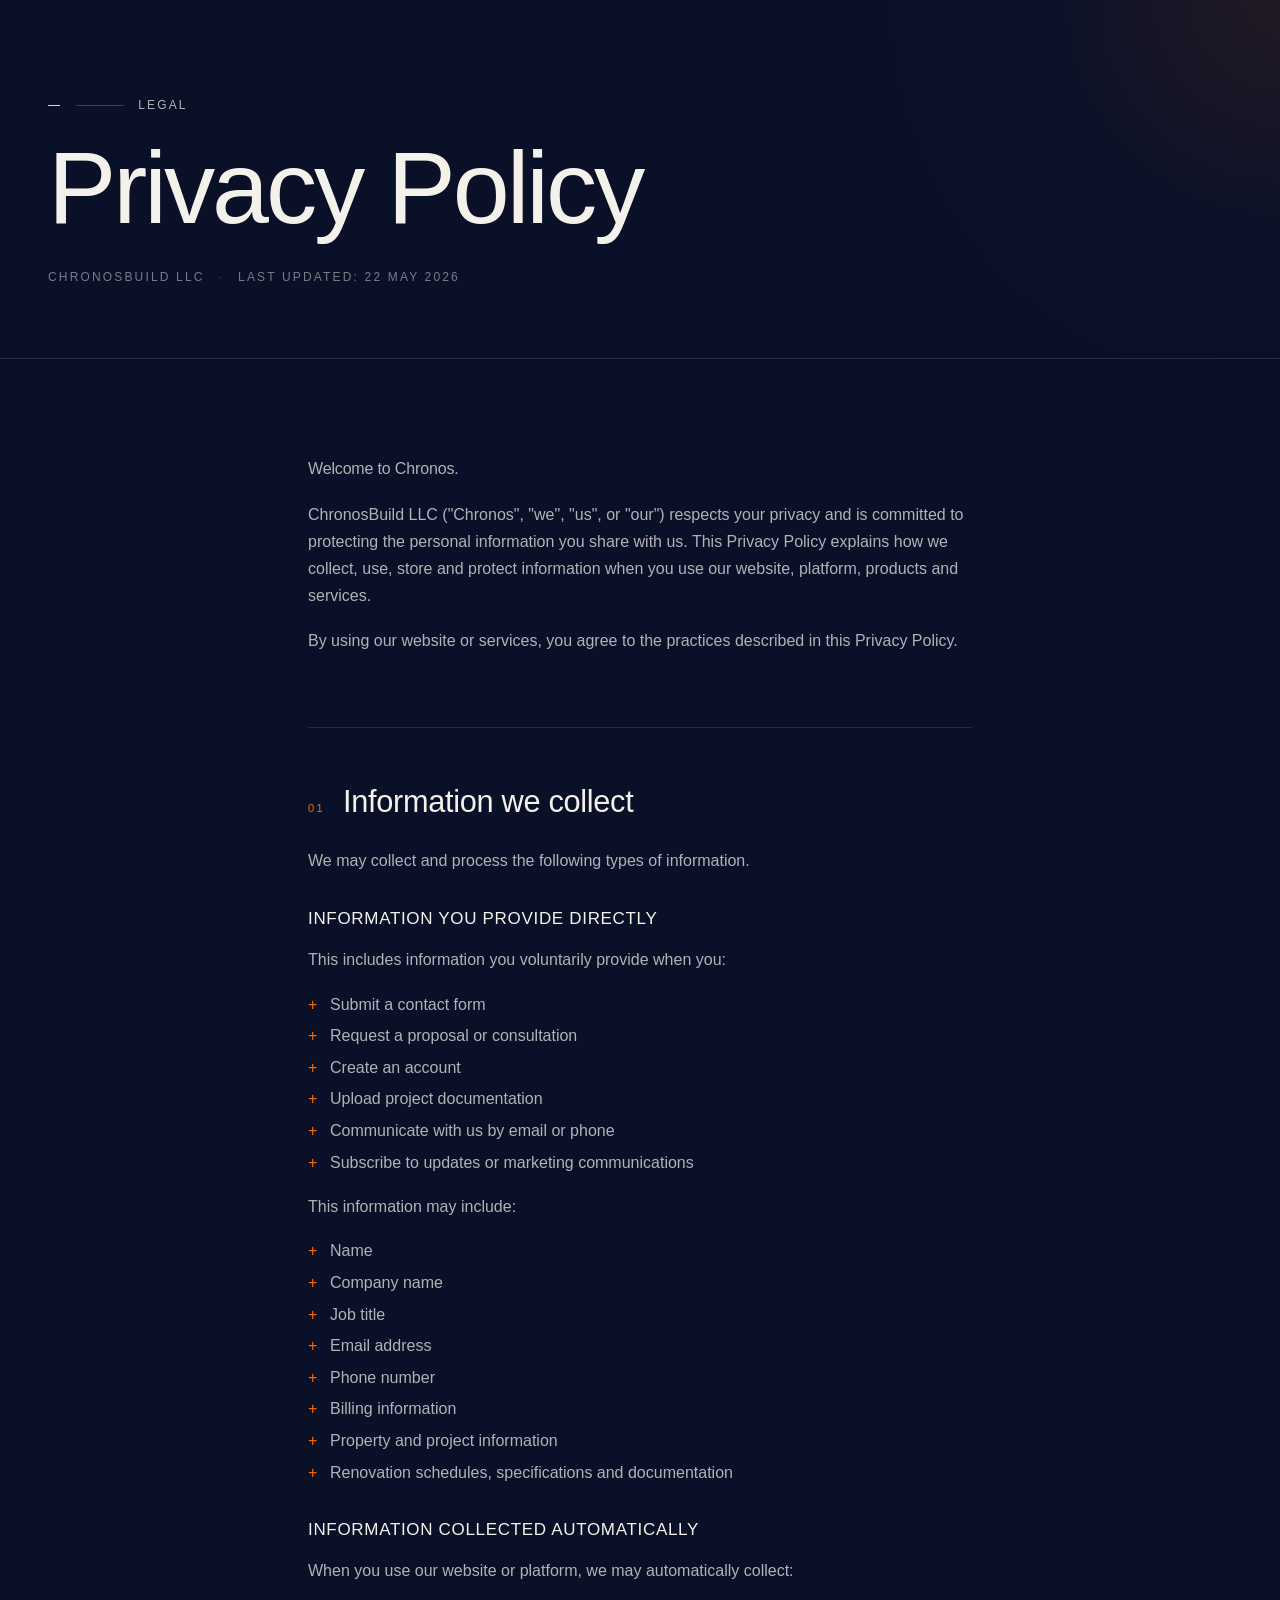
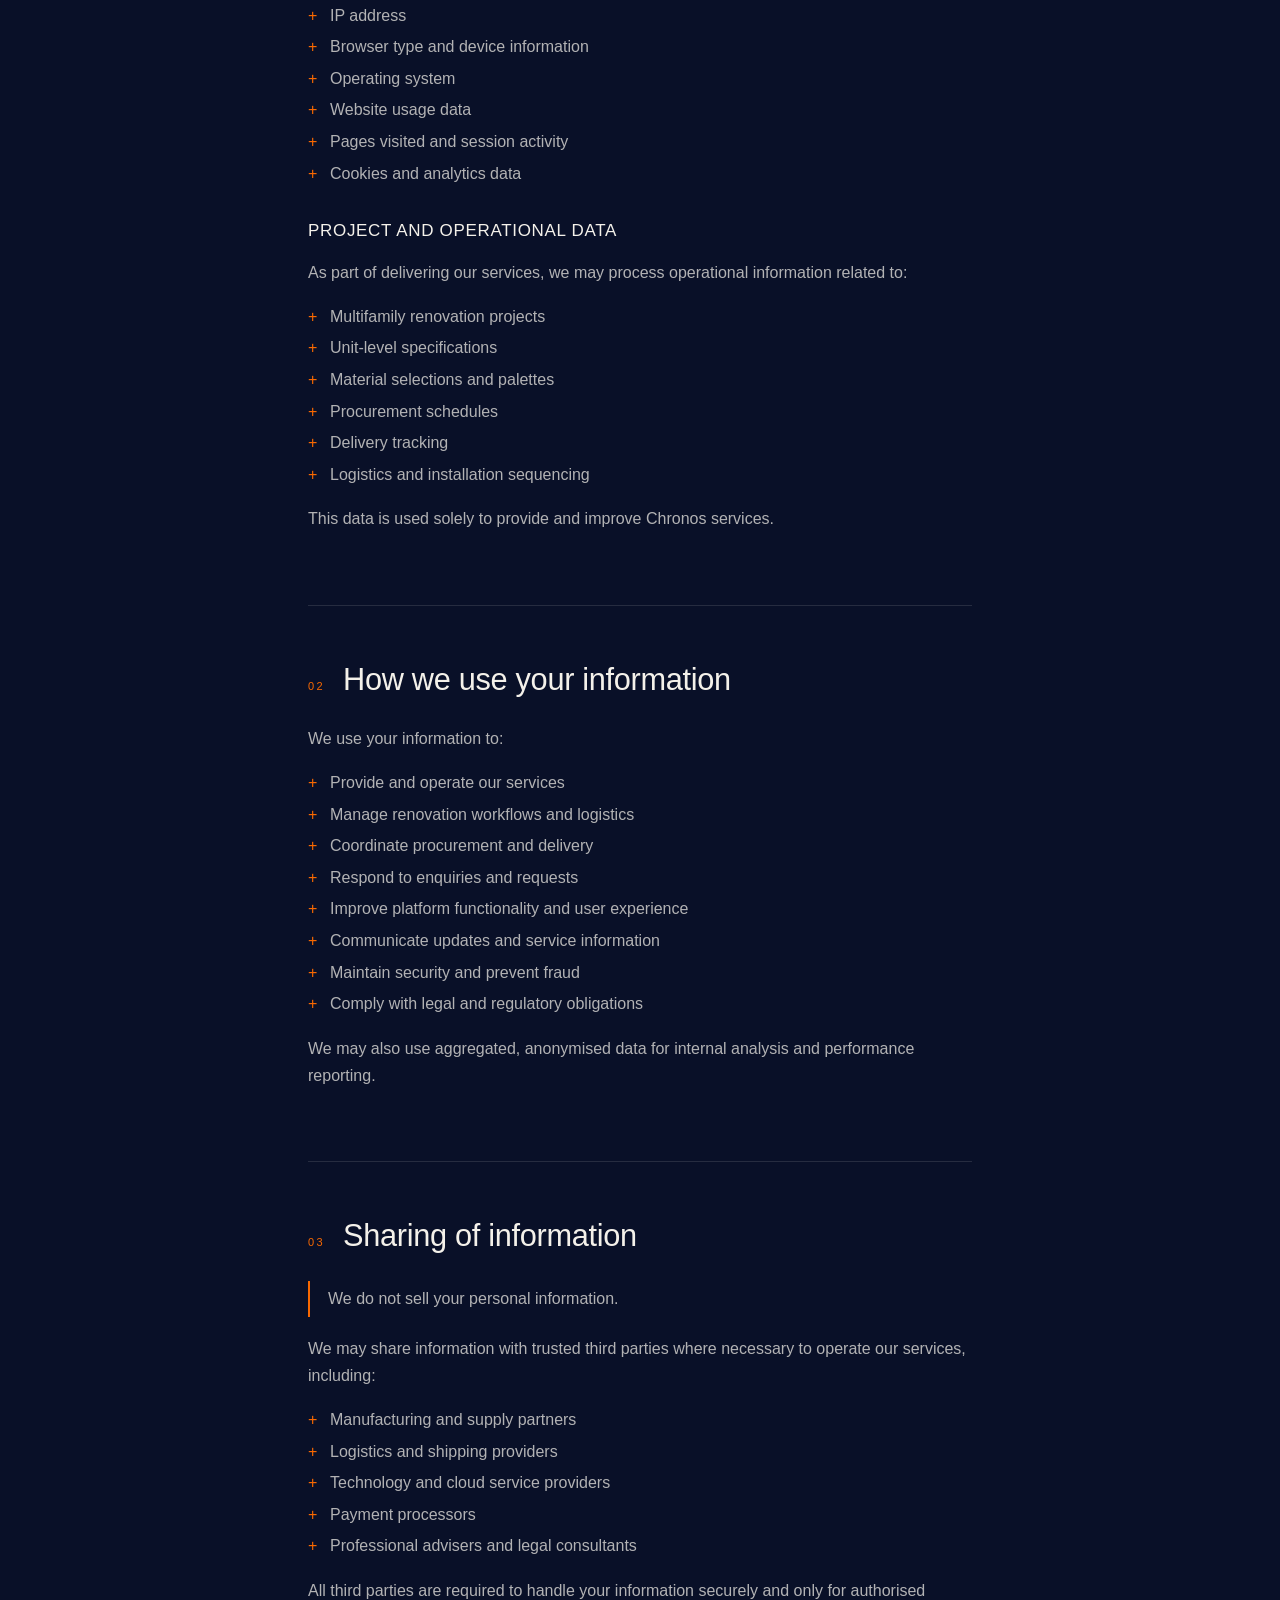
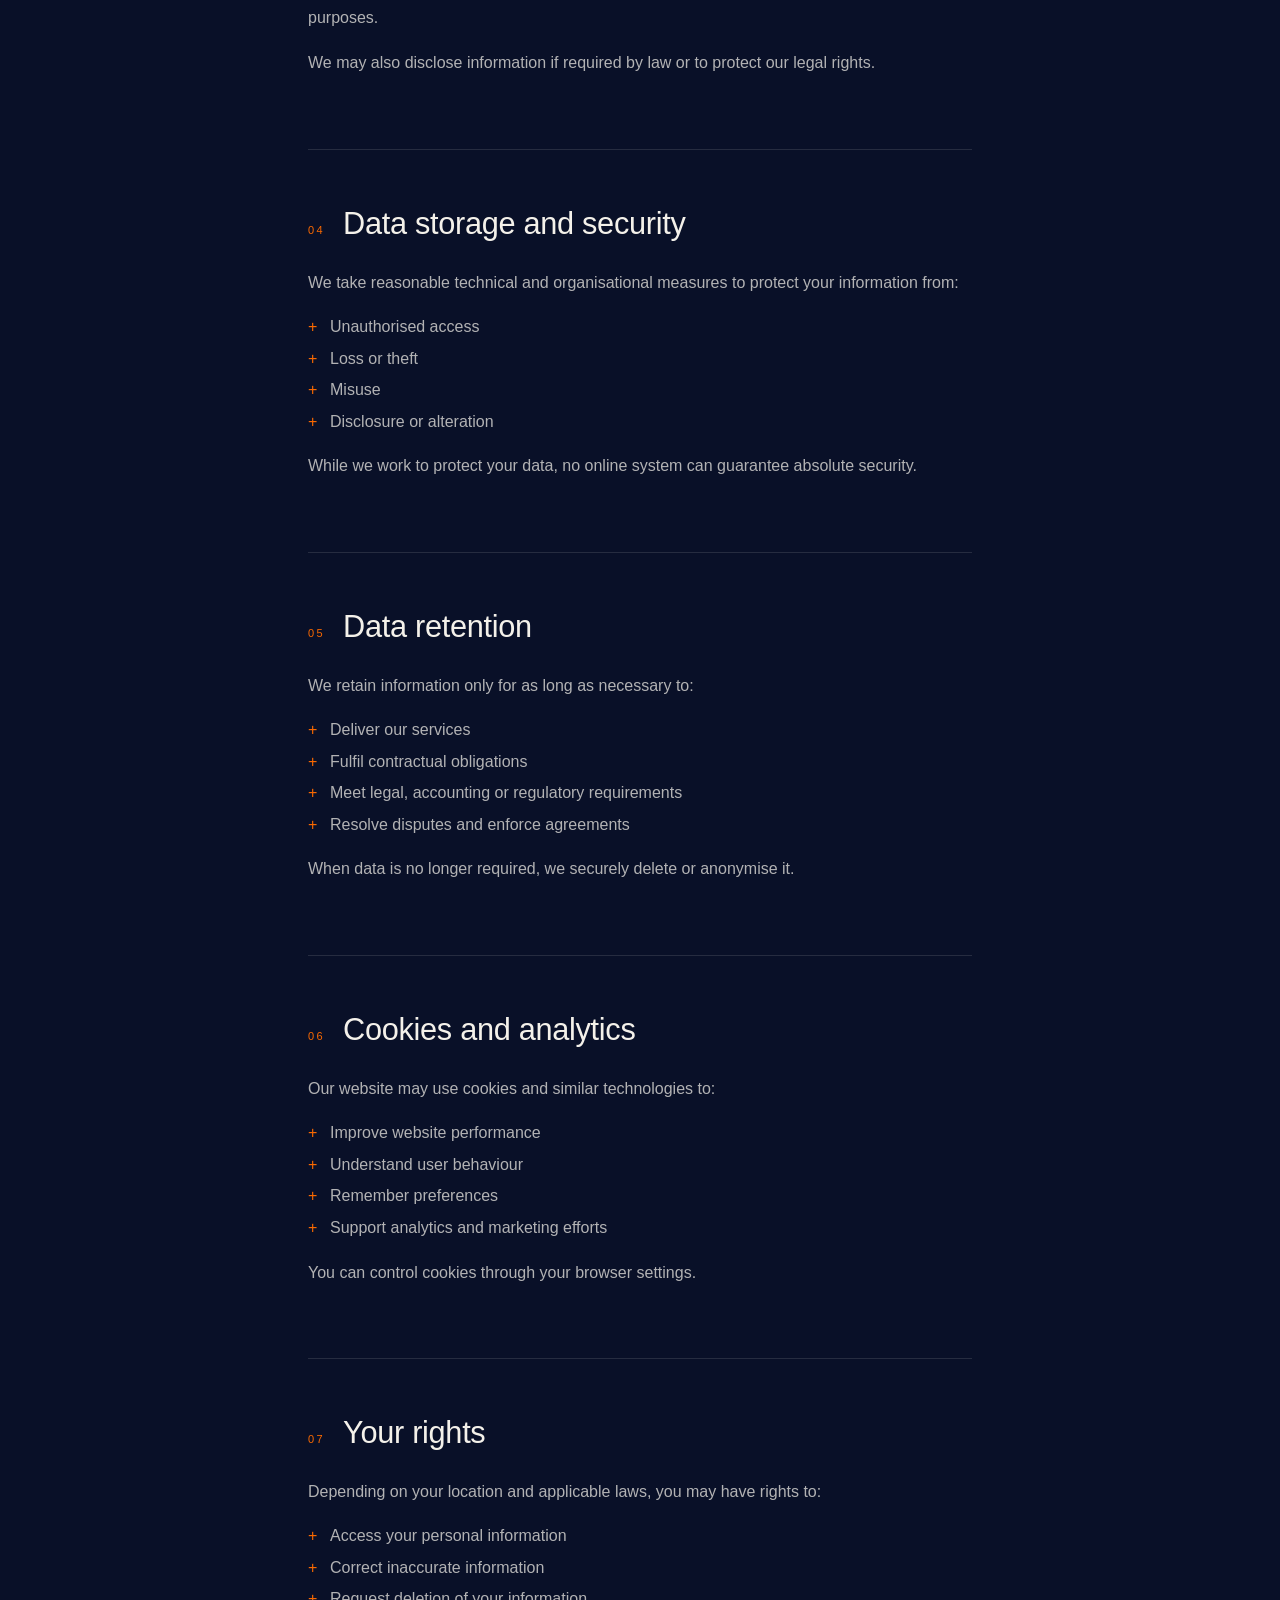
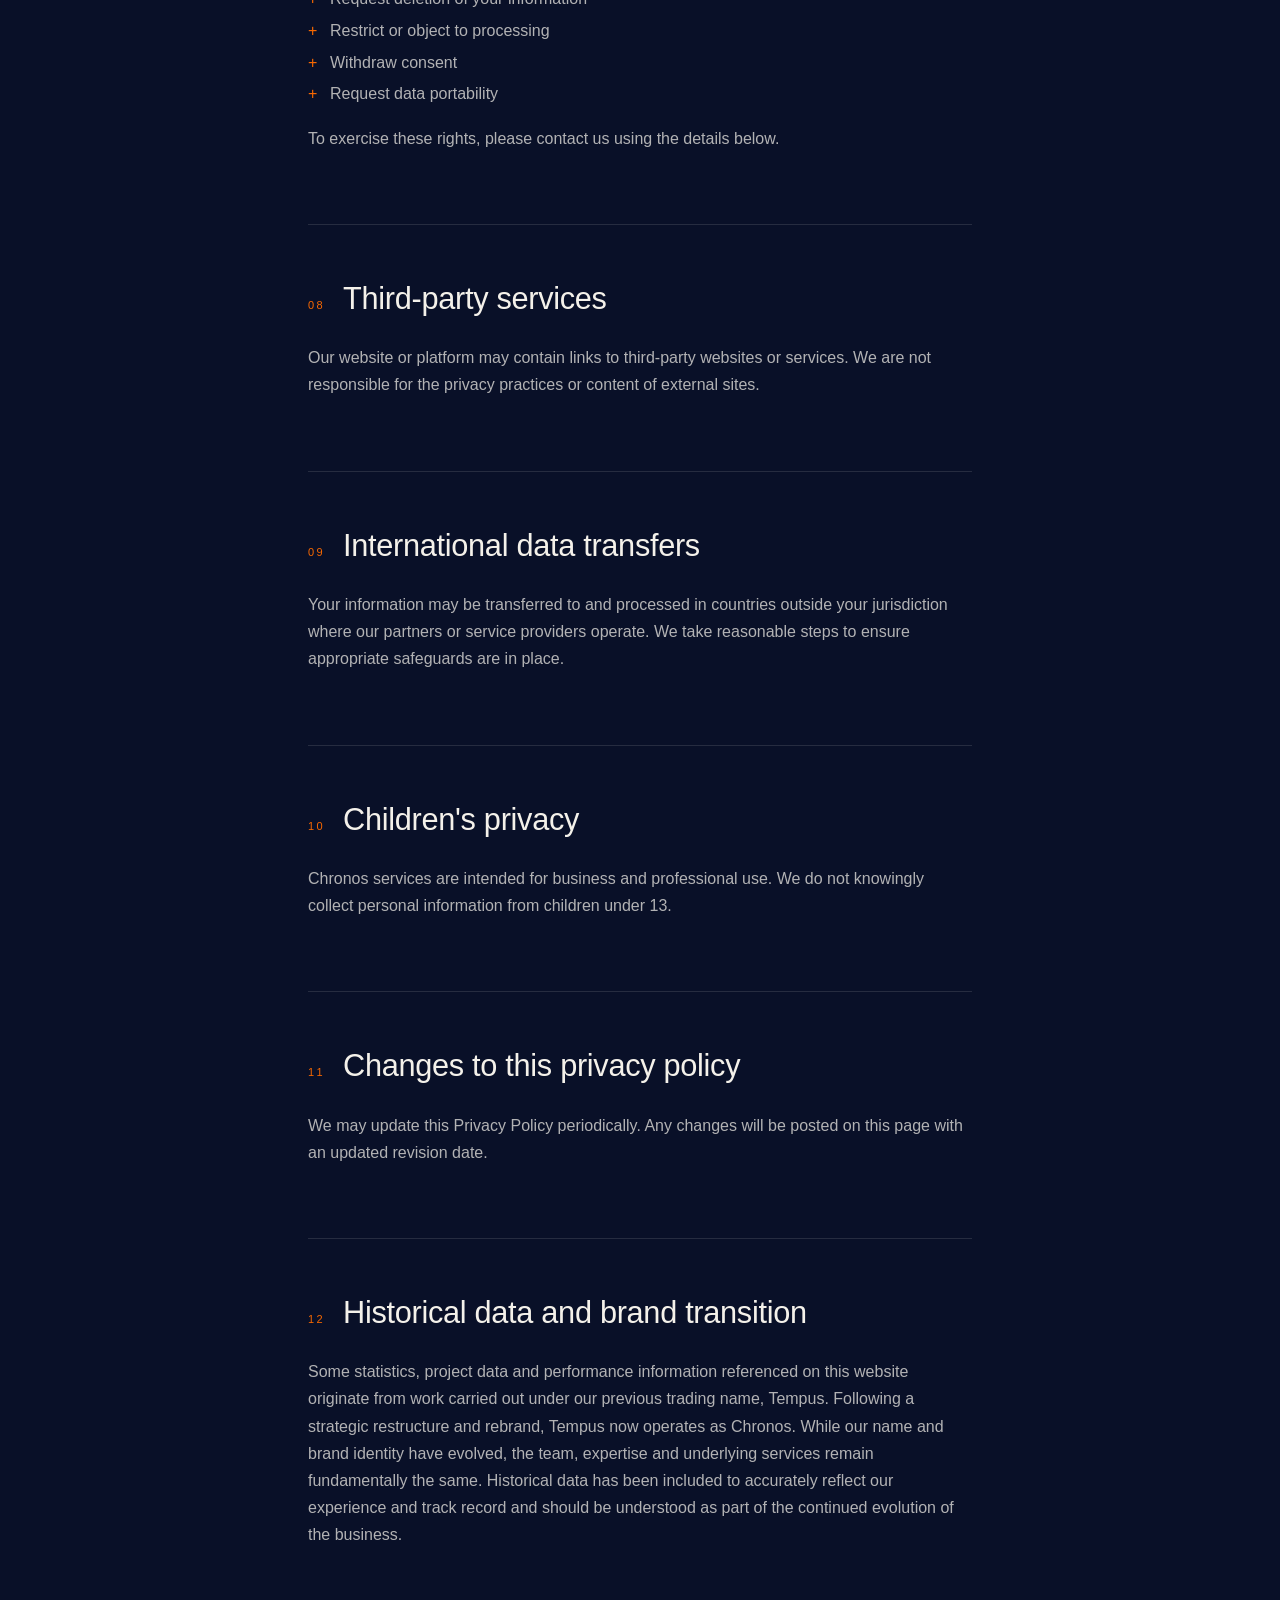
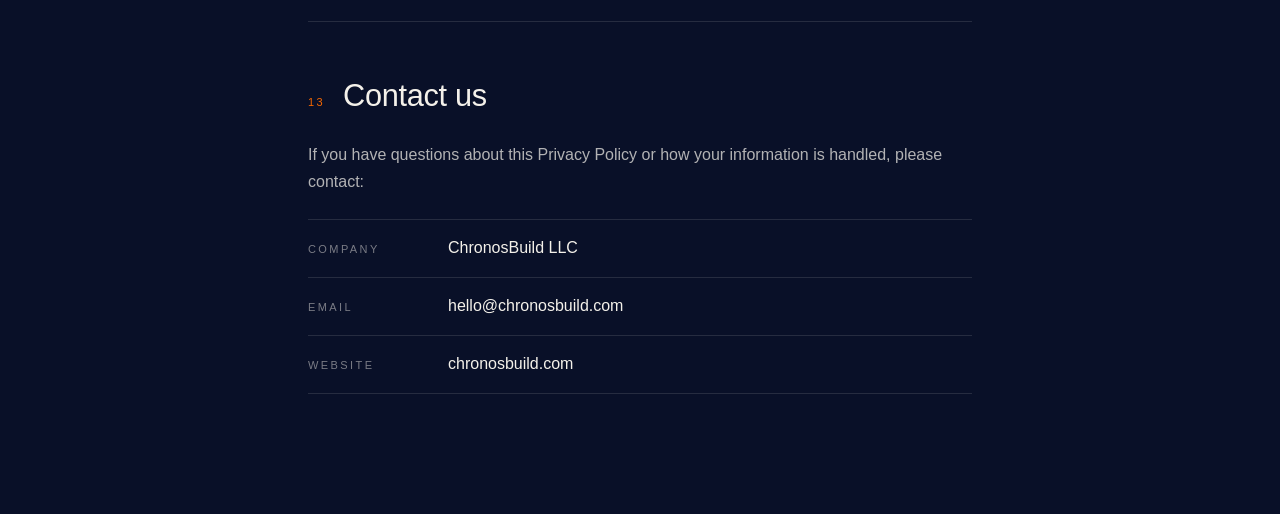
<file: privacy.html>
<!DOCTYPE html>
<html lang="en">
<head>
<meta charset="utf-8">
<meta name="viewport" content="width=device-width,initial-scale=1">
<style>
@font-face{font-family:'TWK Lausanne';src:url('https://jazzy-kangaroo-288f88.netlify.app/lausanne-100.otf') format('opentype');font-weight:100;font-style:normal;font-display:swap}
@font-face{font-family:'TWK Lausanne';src:url('https://jazzy-kangaroo-288f88.netlify.app/lausanne-200.otf') format('opentype');font-weight:200;font-style:normal;font-display:swap}
@font-face{font-family:'TWK Lausanne';src:url('https://jazzy-kangaroo-288f88.netlify.app/lausanne-300.otf') format('opentype');font-weight:300;font-style:normal;font-display:swap}
</style>
<style>
*{box-sizing:border-box;margin:0;padding:0}
:root{
  --navy:#091028;--navy2:#0d1530;
  --fg:#f4f1ea;--fg2:rgba(244,241,234,.72);--fg3:rgba(244,241,234,.48);
  --accent:#f86801;
  --hair:rgba(244,241,234,.12);--hair2:rgba(244,241,234,.22);
  --ease:cubic-bezier(.22,1,.36,1);
  --font:'TWK Lausanne','Helvetica Neue',Arial,sans-serif;
}
html,body{background:var(--navy);color:var(--fg);font-family:var(--font);font-weight:300;font-size:16px;line-height:1.55;-webkit-font-smoothing:antialiased;overflow-x:hidden}
a{color:inherit;text-decoration:none}
h1,h2,h3,h4{font-weight:300}

.head{padding:96px 0 72px;border-bottom:1px solid var(--hair);background:var(--navy);position:relative;overflow:hidden}
.head::before{content:"";position:absolute;top:0;right:0;width:40%;height:100%;background:radial-gradient(circle at 100% 0%,rgba(248,104,1,.10),rgba(248,104,1,.02) 35%,transparent 65%);pointer-events:none}
.wrap{max-width:1440px;margin:0 auto;padding:0 48px;position:relative}
@media(max-width:720px){.wrap{padding:0 24px}}

.eyebrow{display:flex;align-items:center;gap:14px;font-size:12px;letter-spacing:.18em;text-transform:uppercase;color:var(--fg2);margin-bottom:24px}
.eyebrow .num{color:var(--fg)}
.eyebrow .rule{width:48px;height:1px;background:var(--hair2)}

h1{font-size:clamp(56px,8vw,132px);font-weight:200;letter-spacing:-.03em;line-height:.95;color:var(--fg);margin:0 0 32px;max-width:14ch;text-wrap:balance}
.meta{display:flex;align-items:center;gap:14px;font-size:12px;letter-spacing:.18em;text-transform:uppercase;color:var(--fg3);font-weight:300}
.meta .dot{color:var(--hair2)}

.body{padding:96px 0 120px;background:var(--navy)}
.inner{max-width:760px;margin:0 auto;padding:0 48px}
@media(max-width:720px){.inner{padding:0 24px}}

.lede{font-size:clamp(22px,2vw,28px);font-weight:200;letter-spacing:-.01em;line-height:1.35;color:var(--fg);margin:0 0 40px;max-width:32ch}
.body p{font-size:16px;line-height:1.7;color:var(--fg2);font-weight:300;margin:0 0 18px}

.section{margin-top:72px;padding-top:56px;border-top:1px solid var(--hair)}
@media(max-width:720px){.section{margin-top:48px;padding-top:40px}}
.section h2{font-size:clamp(24px,2.4vw,32px);font-weight:300;letter-spacing:-.01em;line-height:1.15;color:var(--fg);margin:0 0 28px;display:flex;align-items:baseline;gap:18px}
.section h2 .n{font-size:11px;letter-spacing:.22em;color:var(--accent);font-variant-numeric:tabular-nums;font-weight:400}
.section h3{font-size:17px;font-weight:400;letter-spacing:.04em;text-transform:uppercase;color:var(--fg);margin:32px 0 14px}

.list{list-style:none;padding:0;margin:0 0 18px;display:flex;flex-direction:column;gap:6px}
.list li{position:relative;padding-left:22px;font-size:16px;line-height:1.6;color:var(--fg2);font-weight:300}
.list li::before{content:"+";position:absolute;left:0;color:var(--accent);font-weight:200}

.callout{border-left:2px solid var(--accent);padding:4px 0 4px 18px;font-size:17px;color:var(--fg);font-weight:300;margin:4px 0 24px}

.contact{margin-top:24px;border-top:1px solid var(--hair)}
.contact .line{display:grid;grid-template-columns:140px 1fr;align-items:baseline;padding:16px 0;border-bottom:1px solid var(--hair)}
@media(max-width:520px){.contact .line{grid-template-columns:1fr;gap:4px}}
.contact .k{font-size:11px;letter-spacing:.22em;text-transform:uppercase;color:var(--fg3);font-weight:300}
.contact .v{font-size:16px;color:var(--fg);font-weight:300}
.contact a.v:hover{color:var(--accent)}
</style>
</head>
<body>

<header class="head">
  <div class="wrap">
    <div class="eyebrow"><span class="num">—</span><span class="rule"></span><span>Legal</span></div>
    <h1>Privacy Policy</h1>
    <div class="meta">
      <span>ChronosBuild LLC</span>
      <span class="dot">·</span>
      <span>Last updated: 22 May 2026</span>
    </div>
  </div>
</header>

<main class="body">
  <div class="inner">
    <p class="lede">Welcome to Chronos.</p>
    <p>ChronosBuild LLC ("Chronos", "we", "us", or "our") respects your privacy and is committed to protecting the personal information you share with us. This Privacy Policy explains how we collect, use, store and protect information when you use our website, platform, products and services.</p>
    <p>By using our website or services, you agree to the practices described in this Privacy Policy.</p>

    <div class="section">
      <h2><span class="n">01</span>Information we collect</h2>
      <p>We may collect and process the following types of information.</p>
      <h3>Information you provide directly</h3>
      <p>This includes information you voluntarily provide when you:</p>
      <ul class="list">
        <li>Submit a contact form</li><li>Request a proposal or consultation</li><li>Create an account</li><li>Upload project documentation</li><li>Communicate with us by email or phone</li><li>Subscribe to updates or marketing communications</li>
      </ul>
      <p>This information may include:</p>
      <ul class="list">
        <li>Name</li><li>Company name</li><li>Job title</li><li>Email address</li><li>Phone number</li><li>Billing information</li><li>Property and project information</li><li>Renovation schedules, specifications and documentation</li>
      </ul>
      <h3>Information collected automatically</h3>
      <p>When you use our website or platform, we may automatically collect:</p>
      <ul class="list">
        <li>IP address</li><li>Browser type and device information</li><li>Operating system</li><li>Website usage data</li><li>Pages visited and session activity</li><li>Cookies and analytics data</li>
      </ul>
      <h3>Project and operational data</h3>
      <p>As part of delivering our services, we may process operational information related to:</p>
      <ul class="list">
        <li>Multifamily renovation projects</li><li>Unit-level specifications</li><li>Material selections and palettes</li><li>Procurement schedules</li><li>Delivery tracking</li><li>Logistics and installation sequencing</li>
      </ul>
      <p>This data is used solely to provide and improve Chronos services.</p>
    </div>

    <div class="section">
      <h2><span class="n">02</span>How we use your information</h2>
      <p>We use your information to:</p>
      <ul class="list">
        <li>Provide and operate our services</li><li>Manage renovation workflows and logistics</li><li>Coordinate procurement and delivery</li><li>Respond to enquiries and requests</li><li>Improve platform functionality and user experience</li><li>Communicate updates and service information</li><li>Maintain security and prevent fraud</li><li>Comply with legal and regulatory obligations</li>
      </ul>
      <p>We may also use aggregated, anonymised data for internal analysis and performance reporting.</p>
    </div>

    <div class="section">
      <h2><span class="n">03</span>Sharing of information</h2>
      <p class="callout">We do not sell your personal information.</p>
      <p>We may share information with trusted third parties where necessary to operate our services, including:</p>
      <ul class="list">
        <li>Manufacturing and supply partners</li><li>Logistics and shipping providers</li><li>Technology and cloud service providers</li><li>Payment processors</li><li>Professional advisers and legal consultants</li>
      </ul>
      <p>All third parties are required to handle your information securely and only for authorised purposes.</p>
      <p>We may also disclose information if required by law or to protect our legal rights.</p>
    </div>

    <div class="section">
      <h2><span class="n">04</span>Data storage and security</h2>
      <p>We take reasonable technical and organisational measures to protect your information from:</p>
      <ul class="list">
        <li>Unauthorised access</li><li>Loss or theft</li><li>Misuse</li><li>Disclosure or alteration</li>
      </ul>
      <p>While we work to protect your data, no online system can guarantee absolute security.</p>
    </div>

    <div class="section">
      <h2><span class="n">05</span>Data retention</h2>
      <p>We retain information only for as long as necessary to:</p>
      <ul class="list">
        <li>Deliver our services</li><li>Fulfil contractual obligations</li><li>Meet legal, accounting or regulatory requirements</li><li>Resolve disputes and enforce agreements</li>
      </ul>
      <p>When data is no longer required, we securely delete or anonymise it.</p>
    </div>

    <div class="section">
      <h2><span class="n">06</span>Cookies and analytics</h2>
      <p>Our website may use cookies and similar technologies to:</p>
      <ul class="list">
        <li>Improve website performance</li><li>Understand user behaviour</li><li>Remember preferences</li><li>Support analytics and marketing efforts</li>
      </ul>
      <p>You can control cookies through your browser settings.</p>
    </div>

    <div class="section">
      <h2><span class="n">07</span>Your rights</h2>
      <p>Depending on your location and applicable laws, you may have rights to:</p>
      <ul class="list">
        <li>Access your personal information</li><li>Correct inaccurate information</li><li>Request deletion of your information</li><li>Restrict or object to processing</li><li>Withdraw consent</li><li>Request data portability</li>
      </ul>
      <p>To exercise these rights, please contact us using the details below.</p>
    </div>

    <div class="section">
      <h2><span class="n">08</span>Third-party services</h2>
      <p>Our website or platform may contain links to third-party websites or services. We are not responsible for the privacy practices or content of external sites.</p>
    </div>

    <div class="section">
      <h2><span class="n">09</span>International data transfers</h2>
      <p>Your information may be transferred to and processed in countries outside your jurisdiction where our partners or service providers operate. We take reasonable steps to ensure appropriate safeguards are in place.</p>
    </div>

    <div class="section">
      <h2><span class="n">10</span>Children's privacy</h2>
      <p>Chronos services are intended for business and professional use. We do not knowingly collect personal information from children under 13.</p>
    </div>

    <div class="section">
      <h2><span class="n">11</span>Changes to this privacy policy</h2>
      <p>We may update this Privacy Policy periodically. Any changes will be posted on this page with an updated revision date.</p>
    </div>

    <div class="section">
      <h2><span class="n">12</span>Historical data and brand transition</h2>
      <p>Some statistics, project data and performance information referenced on this website originate from work carried out under our previous trading name, Tempus. Following a strategic restructure and rebrand, Tempus now operates as Chronos. While our name and brand identity have evolved, the team, expertise and underlying services remain fundamentally the same. Historical data has been included to accurately reflect our experience and track record and should be understood as part of the continued evolution of the business.</p>
    </div>

    <div class="section">
      <h2><span class="n">13</span>Contact us</h2>
      <p>If you have questions about this Privacy Policy or how your information is handled, please contact:</p>
      <div class="contact">
        <div class="line"><span class="k">Company</span><span class="v">ChronosBuild LLC</span></div>
        <div class="line"><span class="k">Email</span><a class="v" href="mailto:hello@chronosbuild.com">hello@chronosbuild.com</a></div>
        <div class="line"><span class="k">Website</span><a class="v" href="https://www.chronosbuild.com" id="siteLink">chronosbuild.com</a></div>
      </div>
    </div>

  </div>
</main>

<script>
(function(){
  var s=document.getElementById('siteLink');
  if(s)s.addEventListener('click',function(e){e.preventDefault();window.top.location.href='https://www.chronosbuild.com';});
})();
</script>
</body>
</html>
</file>
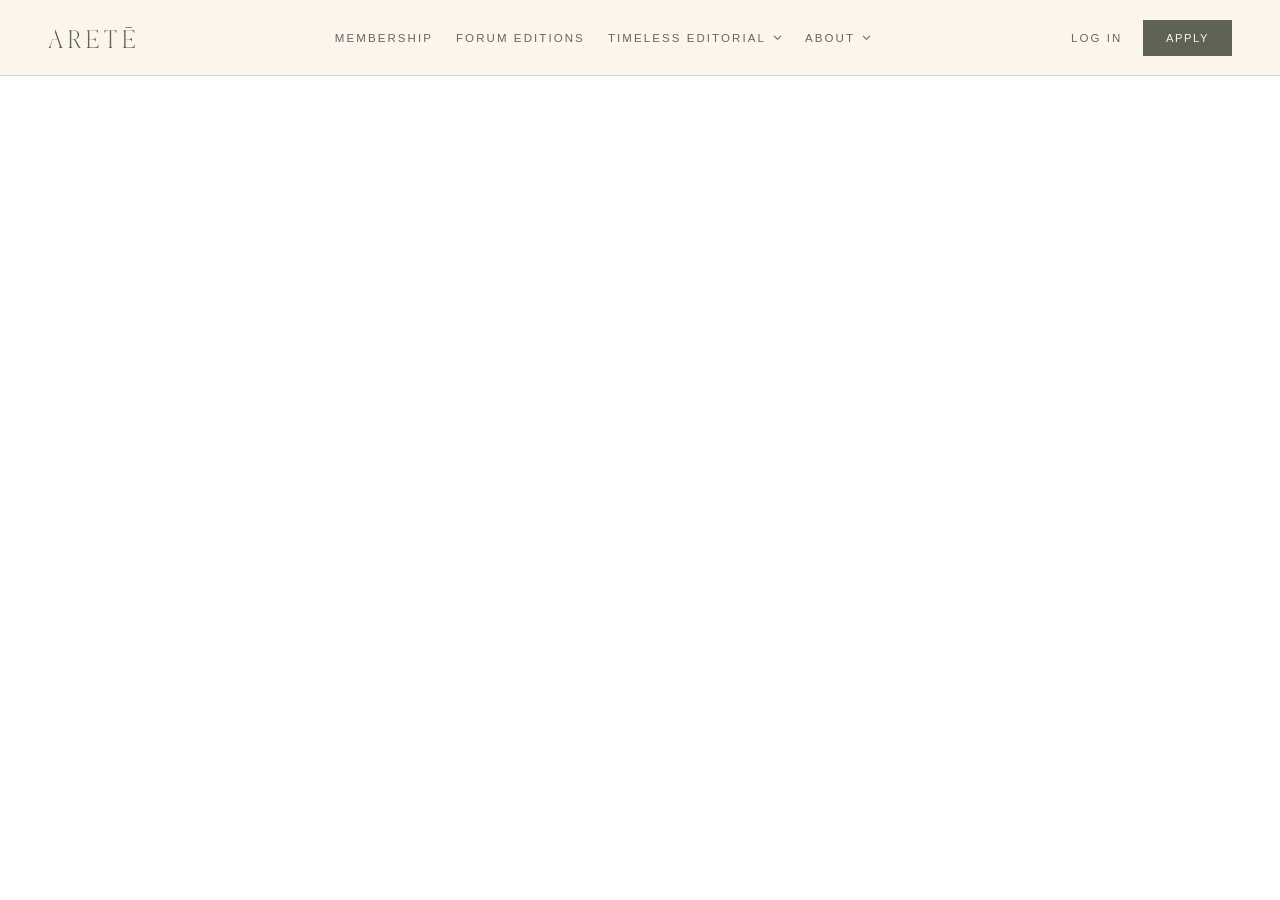
<file: arete/nav.html>
<!DOCTYPE html>
<html lang="en">
<head>
<meta charset="utf-8" />
<meta name="viewport" content="width=device-width, initial-scale=1" />
<title>Aretē — Navigation</title>
<style>
  @font-face{font-family:"Ivy Presto Display";src:url("https://static.wixstatic.com/ufonts/607006_ccd50e22c2d8440a83b45cd1954b70ab/woff2/file.woff2") format("woff2");font-weight:100 900;font-style:normal;font-display:swap;}
  @font-face{font-family:"Neue Haas Grotesk";src:url("https://static.wixstatic.com/ufonts/dd852a_d6bbd1dfc40b407586bbf6bc5085dcfd/woff2/file.woff2") format("woff2");font-weight:100 400;font-style:normal;font-display:swap;}
  @font-face{font-family:"Neue Haas Grotesk";src:url("https://static.wixstatic.com/ufonts/a7f197_7914746ba43a4b6092a2faa3147c3f61/woff2/file.woff2") format("woff2");font-weight:500;font-style:normal;font-display:swap;}

  :root{
    --olive:#5f6355; --moss:#4d523d; --beige:#d6c9ba; --cream:#fcf5eb; --charcoal:#1c1c1c;
    --ink:#292929; --muted:#8c8073; --hair:rgba(41,41,41,.14); --subtle:rgba(41,41,41,.22);
    --ease:cubic-bezier(.22,.61,.36,1);
    --display:"Ivy Presto Display","Times New Roman",serif;
    --sans:"Neue Haas Grotesk","Helvetica Neue",Helvetica,Arial,sans-serif;
  }
  *{box-sizing:border-box;}
  html,body{margin:0;background:transparent;-webkit-font-smoothing:antialiased;font-family:var(--sans);}
  /* click-through: only the bar (and its dropdowns) and the drawer take clicks;
     everywhere else the pointer falls through to the page beneath */
  body{pointer-events:none;}
  .bar,.subbar,.drawer{pointer-events:auto;}
  a{text-decoration:none;color:inherit;}
  button{font:inherit;background:none;border:0;cursor:pointer;color:inherit;}

  .bar{display:flex;align-items:center;justify-content:space-between;gap:24px;
    padding:0 clamp(20px,4vw,48px);height:76px;background:rgba(252,245,235,.92);
    backdrop-filter:blur(16px) saturate(1.1);-webkit-backdrop-filter:blur(16px) saturate(1.1);
    border-bottom:1px solid var(--hair);}
  .brand{flex:none;display:inline-flex;align-items:center;}
  .brand img{height:21px;}

  .nav{display:flex;align-items:center;gap:clamp(14px,1.8vw,30px);flex:1;justify-content:center;}
  .navlink{position:relative;font-weight:500;font-size:.72rem;letter-spacing:.18em;text-transform:uppercase;
    white-space:nowrap;color:var(--ink);opacity:.7;padding:6px 0;display:inline-flex;align-items:center;gap:7px;transition:opacity .2s var(--ease);}
  .navlink:hover,.item:hover .navlink{opacity:1;}
  .navlink .ul{position:absolute;left:0;right:0;bottom:-2px;height:1px;background:var(--olive);transform:scaleX(0);transform-origin:center;transition:transform .3s var(--ease);}
  .item:hover .navlink .ul,.navlink.active .ul{transform:scaleX(1);}
  .chev{transition:transform .3s var(--ease);}
  .item.open .chev{transform:rotate(180deg);}

  .actions{flex:none;display:flex;align-items:center;gap:clamp(14px,1.6vw,24px);}
  .btn{font-weight:500;font-size:.7rem;letter-spacing:.14em;text-transform:uppercase;padding:11px 22px;
    border:1px solid var(--olive);background:var(--olive);color:var(--cream);transition:all .18s var(--ease);white-space:nowrap;}
  .btn:hover{background:var(--moss);border-color:var(--moss);}

  .item{position:relative;}
  .menu{position:absolute;top:100%;left:50%;transform:translateX(-50%) translateY(-6px);min-width:232px;margin-top:14px;
    background:rgba(252,245,235,.97);backdrop-filter:blur(20px);-webkit-backdrop-filter:blur(20px);
    border:1px solid var(--hair);box-shadow:0 28px 60px -36px rgba(41,41,41,.5);padding:10px;
    opacity:0;visibility:hidden;pointer-events:none;transition:opacity .28s var(--ease),transform .28s var(--ease),visibility .28s;}
  .menu::before{content:"";position:absolute;left:0;right:0;top:-16px;height:16px;}
  .item.open .menu{opacity:1;visibility:visible;pointer-events:auto;transform:translateX(-50%) translateY(0);}
  .menu a{display:block;font-weight:400;font-size:.92rem;letter-spacing:.01em;color:var(--ink);padding:12px 14px;border-radius:2px;transition:background .15s var(--ease),color .15s var(--ease);}
  .menu a .sub{display:block;font-size:.6rem;letter-spacing:.18em;text-transform:uppercase;color:var(--muted);margin-top:4px;}
  .menu a:hover{background:rgba(95,99,85,.1);color:var(--moss);}

  .acct{position:relative;display:inline-flex;align-items:center;gap:10px;}
  .acct-trig{display:inline-flex;align-items:center;gap:10px;color:var(--ink);}
  .acct-avatar{width:32px;height:32px;border-radius:50%;display:grid;place-items:center;border:1px solid var(--subtle);color:var(--ink);flex:none;}
  .acct-name{font-weight:300;font-size:.95rem;letter-spacing:.01em;white-space:nowrap;}
  .acct-menu{position:absolute;top:100%;right:0;min-width:240px;margin-top:14px;background:var(--charcoal);
    border:1px solid rgba(252,245,235,.08);box-shadow:0 34px 72px -34px rgba(0,0,0,.7);padding:16px 22px 14px;text-align:right;
    opacity:0;visibility:hidden;pointer-events:none;transform:translateY(-8px);transition:opacity .28s var(--ease),transform .28s var(--ease),visibility .28s;}
  .acct-menu::before{content:"";position:absolute;left:0;right:0;top:-16px;height:16px;}
  .acct.open .acct-menu{opacity:1;visibility:visible;pointer-events:auto;transform:translateY(0);}
  .acct-lead{font-weight:400;font-size:.66rem;letter-spacing:.18em;text-transform:uppercase;color:#6f6f6a;padding:14px 0 4px;}
  .acct-link{display:block;font-weight:300;font-size:1rem;letter-spacing:.01em;color:#f3ede3;padding:6px 0;transition:color .15s var(--ease);}
  .acct-link:hover{color:var(--beige);}
  .acct-div{height:1px;background:rgba(252,245,235,.14);margin:12px 0 4px;}

  .burger{display:none;flex-direction:column;gap:6px;padding:6px;flex:none;}
  .burger span{display:block;width:26px;height:1.5px;background:var(--ink);}
  .drawer{position:fixed;inset:0;z-index:90;background:var(--charcoal);display:flex;flex-direction:column;
    padding:22px clamp(20px,6vw,40px) 36px;opacity:0;pointer-events:none;transition:opacity .3s var(--ease);overflow-y:auto;}
  .drawer.open{opacity:1;pointer-events:auto;}
  .drawer-top{display:flex;align-items:center;justify-content:space-between;}
  .drawer-top img{height:20px;}
  .drawer-x{color:var(--cream);font-family:var(--display);font-size:30px;line-height:1;}
  .drawer-nav{display:flex;flex-direction:column;gap:4px;margin-top:24px;}
  .drawer-nav a,.drawer-sec>button{display:block;font-family:var(--display);font-weight:300;font-size:1.7rem;
    letter-spacing:-.01em;color:var(--cream);padding:10px 0;text-align:left;width:100%;}
  .drawer-sub{padding-left:16px;}
  .drawer-sub a{font-family:var(--sans);font-weight:400;font-size:.95rem;letter-spacing:.02em;color:rgba(252,245,235,.6);padding:7px 0;}
  .drawer-foot{margin-top:auto;padding-top:24px;border-top:1px solid rgba(252,245,235,.18);display:flex;flex-direction:column;gap:14px;}
  .drawer-foot .acct-lead{text-align:left;color:rgba(252,245,235,.55);}


  /* horizontal sub-bar (replaces drop-down panels) */
  .subbar{display:none;align-items:center;gap:clamp(18px,2.4vw,34px);
    padding:0 clamp(20px,4vw,48px);height:54px;background:rgba(252,245,235,.97);
    backdrop-filter:blur(16px);-webkit-backdrop-filter:blur(16px);
    border-bottom:1px solid var(--hair);}
  .subbar.show{display:flex;}
  .subbar.right{justify-content:flex-end;}
  .subbar a,.subbar button{font-weight:400;font-size:.88rem;letter-spacing:.02em;color:var(--ink);
    opacity:.75;white-space:nowrap;transition:opacity .15s var(--ease),color .15s var(--ease);}
  .subbar a:hover,.subbar button:hover{opacity:1;color:var(--moss);}
  .subbar .sub{font-size:.58rem;letter-spacing:.16em;text-transform:uppercase;color:var(--muted);margin-left:7px;}

  @media (max-width:1080px){ .nav,.actions{display:none;} .burger{display:flex;} }
</style>
</head>
<body>
<div id="nav"></div>

<script>
var WM_OLIVE = "data:image/svg+xml,%3Csvg%20fill%3D%22%235f6355%22%20xmlns%3D%22http%3A%2F%2Fwww.w3.org%2F2000%2Fsvg%22%20viewBox%3D%220%200%20497.47%20120.21%22%3E%3Cg%3E%3Cg%3E%3Cg%3E%3Cpath%20d%3D%22M191.94%2C119.65h0c-1.4.28-7.3.56-10.65.56-7.83%2C0-10.34-5.87-27.95-41.65-2.8-5.59-6.43-6.43-10.9-6.43h-9.5v31.03c0%2C10.34.14%2C16.49%2C9.64%2C16.49h-27.54c9.5%2C0%2C10.06-6.15%2C10.06-16.49V34.39c0-10.34-.56-16.49-10.06-16.49h30.47c20.41%2C0%2C33.27%2C10.9%2C33.27%2C27.12%2C0%2C14.12-11.46%2C22.64-23.06%2C25.86v.28c3.91%2C2.66%2C7.27%2C8.81%2C10.2%2C14.4%2C13%2C25.16%2C17.72%2C34.11%2C26.03%2C34.11ZM132.93%2C69.89h11.74c17.33%2C0%2C25.44-9.22%2C25.44-24.32s-7.83-25.44-25.3-25.44h-6.57c-3.35%2C0-5.31%2C1.68-5.31%2C5.03v44.73Z%22%2F%3E%3Cpath%20d%3D%22M290.31%2C97.7l-3.08%2C21.94h-68.91c9.5%2C0%2C10.06-6.15%2C10.06-16.49V34.39c0-10.34-.56-16.49-10.06-16.49h66.81l1.68%2C19.43h-.84c-6.43-15.38-10.06-17.19-25.16-17.19h-24.6v49.76h19.57c12.02%2C0%2C14.96-3.08%2C16.91-13.42h0v30.05h0c-1.96-9.5-4.89-14.4-16.91-14.4h-19.57v38.58c0%2C4.47%2C1.4%2C6.71%2C5.59%2C6.71h21.25c15.1%2C0%2C19.71-1.82%2C27.26-19.71h0Z%22%2F%3E%3Cpath%20d%3D%22M393.05%2C37.32h0c-6.43-15.38-10.9-17.19-26-17.19h-5.87v83.03c0%2C10.34.56%2C16.49%2C10.06%2C16.49h-27.96c9.5%2C0%2C10.06-6.15%2C10.06-16.49V20.13h-5.87c-15.1%2C0-19.57%2C1.82-26%2C17.19h0l1.68-19.43h68.21l1.68%2C19.43Z%22%2F%3E%3Cpath%20d%3D%22M497.47%2C97.7l-3.08%2C21.94h-68.91c9.5%2C0%2C10.06-6.15%2C10.06-16.49V34.39c0-10.34-.56-16.49-10.06-16.49h66.81l1.68%2C19.43h0c-6.43-15.38-10.9-17.19-26-17.19h-24.6v49.77h19.57c12.02%2C0%2C14.96-3.08%2C16.91-13.42h0v30.05h0c-1.96-9.5-4.89-14.4-16.91-14.4h-19.57v38.57c0%2C4.47%2C1.4%2C6.71%2C5.59%2C6.71h21.25c15.1%2C0%2C19.71-1.82%2C27.26-19.71h0ZM480.13%2C0l-.7%2C4.19h-37.32l.7-4.19h37.32Z%22%2F%3E%3C%2Fg%3E%3Cpath%20d%3D%22M58.98%2C119.65h26.84c-6.01-.56-8.53-5.87-12.72-17.89l-6.59-19.17-1.11-3.22-21.14-61.48h0s-.99-3.07-.99-3.07l-4.09%2C12.32%2C1.33%2C3.88%2C13.29%2C38.86h-30.02v.27l-3.26%2C11.17-4.34%2C12.61c-5.86%2C16.91-9.5%2C25.15-16.21%2C25.71h22.5c-10.91-.56-9.23-8.38-3.64-24.88l4.19-14.72-.07-.03%2C2.3-7.89h29.29l1.91%2C5.59h0l3.89%2C11.62h0l5.44%2C15.36c3.35%2C9.78.98%2C14.39-6.85%2C14.95Z%22%2F%3E%3C%2Fg%3E%3C%2Fg%3E%3C%2Fsvg%3E";
var WM_BEIGE = "data:image/svg+xml,%3Csvg%20fill%3D%22%23d6c9ba%22%20xmlns%3D%22http%3A%2F%2Fwww.w3.org%2F2000%2Fsvg%22%20viewBox%3D%220%200%20497.47%20120.21%22%3E%3Cg%3E%3Cg%3E%3Cg%3E%3Cpath%20d%3D%22M191.94%2C119.65h0c-1.4.28-7.3.56-10.65.56-7.83%2C0-10.34-5.87-27.95-41.65-2.8-5.59-6.43-6.43-10.9-6.43h-9.5v31.03c0%2C10.34.14%2C16.49%2C9.64%2C16.49h-27.54c9.5%2C0%2C10.06-6.15%2C10.06-16.49V34.39c0-10.34-.56-16.49-10.06-16.49h30.47c20.41%2C0%2C33.27%2C10.9%2C33.27%2C27.12%2C0%2C14.12-11.46%2C22.64-23.06%2C25.86v.28c3.91%2C2.66%2C7.27%2C8.81%2C10.2%2C14.4%2C13%2C25.16%2C17.72%2C34.11%2C26.03%2C34.11ZM132.93%2C69.89h11.74c17.33%2C0%2C25.44-9.22%2C25.44-24.32s-7.83-25.44-25.3-25.44h-6.57c-3.35%2C0-5.31%2C1.68-5.31%2C5.03v44.73Z%22%2F%3E%3Cpath%20d%3D%22M290.31%2C97.7l-3.08%2C21.94h-68.91c9.5%2C0%2C10.06-6.15%2C10.06-16.49V34.39c0-10.34-.56-16.49-10.06-16.49h66.81l1.68%2C19.43h-.84c-6.43-15.38-10.06-17.19-25.16-17.19h-24.6v49.76h19.57c12.02%2C0%2C14.96-3.08%2C16.91-13.42h0v30.05h0c-1.96-9.5-4.89-14.4-16.91-14.4h-19.57v38.58c0%2C4.47%2C1.4%2C6.71%2C5.59%2C6.71h21.25c15.1%2C0%2C19.71-1.82%2C27.26-19.71h0Z%22%2F%3E%3Cpath%20d%3D%22M393.05%2C37.32h0c-6.43-15.38-10.9-17.19-26-17.19h-5.87v83.03c0%2C10.34.56%2C16.49%2C10.06%2C16.49h-27.96c9.5%2C0%2C10.06-6.15%2C10.06-16.49V20.13h-5.87c-15.1%2C0-19.57%2C1.82-26%2C17.19h0l1.68-19.43h68.21l1.68%2C19.43Z%22%2F%3E%3Cpath%20d%3D%22M497.47%2C97.7l-3.08%2C21.94h-68.91c9.5%2C0%2C10.06-6.15%2C10.06-16.49V34.39c0-10.34-.56-16.49-10.06-16.49h66.81l1.68%2C19.43h0c-6.43-15.38-10.9-17.19-26-17.19h-24.6v49.77h19.57c12.02%2C0%2C14.96-3.08%2C16.91-13.42h0v30.05h0c-1.96-9.5-4.89-14.4-16.91-14.4h-19.57v38.57c0%2C4.47%2C1.4%2C6.71%2C5.59%2C6.71h21.25c15.1%2C0%2C19.71-1.82%2C27.26-19.71h0ZM480.13%2C0l-.7%2C4.19h-37.32l.7-4.19h37.32Z%22%2F%3E%3C%2Fg%3E%3Cpath%20d%3D%22M58.98%2C119.65h26.84c-6.01-.56-8.53-5.87-12.72-17.89l-6.59-19.17-1.11-3.22-21.14-61.48h0s-.99-3.07-.99-3.07l-4.09%2C12.32%2C1.33%2C3.88%2C13.29%2C38.86h-30.02v.27l-3.26%2C11.17-4.34%2C12.61c-5.86%2C16.91-9.5%2C25.15-16.21%2C25.71h22.5c-10.91-.56-9.23-8.38-3.64-24.88l4.19-14.72-.07-.03%2C2.3-7.89h29.29l1.91%2C5.59h0l3.89%2C11.62h0l5.44%2C15.36c3.35%2C9.78.98%2C14.39-6.85%2C14.95Z%22%2F%3E%3C%2Fg%3E%3C%2Fg%3E%3C%2Fsvg%3E";

var BASE = "";
var TOP = [
  { label:"Membership", href:"/membership" },
  { label:"Forum Editions", href:"/forum" },
  { label:"Timeless Editorial", menu:[
    { label:"L’Héritage", href:"/editorial", sub:"The Imprint" },
    { label:"The Library", href:"/library", sub:"Members’ Editorial" }
  ]},
  { label:"About", menu:[
    { label:"The Team", href:"/theteam" },
    { label:"Voices", href:"/voices" },
    { label:"Press", href:"/press" }
  ]}
];

/* The public profile dynamic page, e.g. /profile/member-name-b44f3f.
   ensureProfile() writes the slug as full-name-<first 6 of member._id>. Normally
   Velo resolves the whole URL and sends it as profileUrl; this is the fallback
   for when only a bare slug is bridged across. */
var PROFILE_ROUTE = "/profile/{slug}";
/* Where a member goes when no profile URL can be resolved: /my-profile is the
   edit page, so someone without a profile row can go and fill one in. */
var ACCOUNT_FALLBACK = "/my-profile";

function accountModel(){
  return [
    { label:"My Profile", href:profileHref(), profile:true },
    { label:"The Members", href:"/the-collective" }, /* swap to /the-collective at launch */
    { label:"Events", href:"/event-list" },
    { label:"Log Out", logout:true }
  ];
}

var STATE = { member:false, name:"", slug:"", profileUrl:"", bridged:false };
var BASE_H = 76;
var SUB_H = 55;
var openKey = null;

function post(m){ try{ if(window.parent && window.parent!==window) window.parent.postMessage(m,"*"); }catch(e){} }
window.addEventListener("message", function(e){
  var d = e.data; if(!d||typeof d!=="object") return;
  if(d.type==="aretenav:member"){ STATE.bridged=true; STATE.member=!!d.loggedIn; STATE.name=d.name||""; STATE.slug=d.slug||""; STATE.profileUrl=d.profileUrl||""; openKey=null; render(); }
});
function reqLogin(){ if(STATE.bridged) post({type:"aretenav:login"}); }
function reqLogout(){ if(STATE.bridged) post({type:"aretenav:logout"}); else { STATE.member=false; render(); } }
function sendHeight(px){ post({ type:"aretenav:height", px:Math.ceil(px) }); }
function go(href){
  if(!href) return;
  post({ type:"aretenav:nav", href:href });
  if(window.parent === window){ location.href = href; }
}
/* The member's own profile lives at a slug-specific URL, so it is resolved at
   click time rather than baked into the menu markup. */
function profileHref(){
  if(STATE.profileUrl) return STATE.profileUrl;
  if(STATE.slug) return PROFILE_ROUTE.replace("{slug}", encodeURIComponent(STATE.slug));
  return "";
}
function goProfile(e){
  if(e){ e.preventDefault(); e.stopPropagation(); }
  var href = profileHref();
  if(href){ go(href); openKey=null; updateSub(); closeDrawer(); return; }
  /* No slug yet: ask the parent to look the current member up and route there. */
  if(STATE.bridged) post({ type:"aretenav:profile" });
  else go(ACCOUNT_FALLBACK);
  openKey=null; updateSub(); closeDrawer();
}
document.addEventListener("click", function(e){
  var a = e.target.closest('a[href]');
  if(a){ var hh=a.getAttribute("href"); if(hh && hh.charAt(0)==="/"){ e.preventDefault(); go(hh); } }
}, true);

function navLinks(){
  return TOP.map(function(t,i){
    if(t.menu){
      return '<div class="item" data-i="'+i+'"><button class="navlink" onclick="toggleSub(\'t'+i+'\',event)">'+t.label
        + ' <svg class="chev" width="9" height="9" viewBox="0 0 10 10" fill="none"><path d="M1.5 3.5L5 7l3.5-3.5" stroke="currentColor" stroke-width="1.2" stroke-linecap="round" stroke-linejoin="round"/></svg>'
        + '<span class="ul"></span></button></div>';
    }
    return '<div class="item"><a class="navlink" href="'+BASE+t.href+'" target="_top">'+t.label+'<span class="ul"></span></a></div>';
  }).join("");
}
function actions(){
  if(STATE.member){
    return '<div class="acct" id="acct"><button class="acct-trig" onclick="toggleSub(\'acct\',event)">'
      + '<span class="acct-avatar"><svg width="16" height="16" viewBox="0 0 24 24" fill="none"><circle cx="12" cy="8" r="3.4" stroke="currentColor" stroke-width="1.3"/><path d="M5 19.5c0-3.6 3.1-5.6 7-5.6s7 2 7 5.6" stroke="currentColor" stroke-width="1.3" stroke-linecap="round"/></svg></span>'
      + '<span class="acct-name">Hello '+(STATE.name||"Member")+'</span>'
      + '<svg class="chev" width="9" height="9" viewBox="0 0 10 10" fill="none"><path d="M1.5 3.5L5 7l3.5-3.5" stroke="currentColor" stroke-width="1.2" stroke-linecap="round" stroke-linejoin="round"/></svg>'
      + '</button></div>';
  }
  return '<button class="navlink" style="opacity:.7" onclick="reqLogin()">Log In</button>'
    + '<a class="btn" href="'+BASE+'/apply" target="_top">Apply</a>';
}
function subContent(key){
  if(key==="acct"){
    return accountModel().map(function(a){
      if(a.logout) return '<button onclick="reqLogout()">Log Out</button>';
      if(a.profile && !a.href) return '<button onclick="goProfile(event)">'+a.label+'</button>';
      return '<a href="'+BASE+a.href+'" target="_top">'+a.label+'</a>';
    }).join("");
  }
  var i = parseInt(key.slice(1),10);
  var t = TOP[i]; if(!t || !t.menu) return "";
  return t.menu.map(function(m){
    return '<a href="'+BASE+m.href+'" target="_top">'+m.label+(m.sub?'<span class="sub">'+m.sub+'</span>':'')+'</a>';
  }).join("");
}
function updateSub(){
  var sb = document.getElementById("subbar");
  if(!sb) return;
  document.querySelectorAll(".item.open").forEach(function(el){ el.classList.remove("open"); });
  var acct = document.getElementById("acct"); if(acct) acct.classList.remove("open");
  if(!openKey){ sb.className="subbar"; sb.innerHTML=""; sendHeight(BASE_H); return; }
  sb.innerHTML = subContent(openKey);
  sb.className = "subbar show" + (openKey==="acct" ? " right" : "");
  if(openKey==="acct" && acct) acct.classList.add("open");
  if(openKey.charAt(0)==="t"){ var it=document.querySelector('.item[data-i="'+openKey.slice(1)+'"]'); if(it) it.classList.add("open"); }
  sendHeight(BASE_H + SUB_H);
}
function toggleSub(key,e){ if(e) e.stopPropagation();
  openKey = (openKey===key) ? null : key;
  updateSub();
}
document.addEventListener("click", function(){ if(openKey){ openKey=null; updateSub(); } });

function drawerNav(){
  var top = TOP.map(function(t,i){
    if(t.menu){
      var subs = t.menu.map(function(m){ return '<a href="'+BASE+m.href+'" target="_top">'+m.label+'</a>'; }).join("");
      return '<div class="drawer-sec"><button onclick="toggleDrawerSec('+i+')">'+t.label+'</button><div class="drawer-sub" id="dsec'+i+'" style="display:none">'+subs+'</div></div>';
    }
    return '<a href="'+BASE+t.href+'" target="_top">'+t.label+'</a>';
  }).join("");
  var foot;
  if(STATE.member){
    var rows = accountModel().map(function(a){
      if(a.logout) return '<button class="acct-link" style="text-align:left;font-size:1rem" onclick="reqLogout()">Log Out</button>';
      if(a.profile && !a.href) return '<button class="acct-link" style="text-align:left;font-size:.95rem;color:rgba(252,245,235,.6)" onclick="goProfile(event)">'+a.label+'</button>';
      return '<a class="drawer-sub" style="padding-left:0" href="'+BASE+a.href+'" target="_top">'+a.label+'</a>';
    }).join("");
    foot = '<div class="acct-lead">Hello '+(STATE.name||"Member")+'</div>'+rows;
  } else {
    foot = '<button class="acct-link" style="text-align:left;color:rgba(252,245,235,.7);font-size:1rem" onclick="reqLogin()">Log In</button>'
      + '<a class="btn" style="text-align:center" href="'+BASE+'/apply" target="_top">Apply for Membership</a>';
  }
  return '<div class="drawer" id="drawer"><div class="drawer-top"><img src="'+WM_BEIGE+'" alt="Aretē"><button class="drawer-x" onclick="closeDrawer()">×</button></div>'
    + '<nav class="drawer-nav">'+top+'</nav><div class="drawer-foot">'+foot+'</div></div>';
}

function render(){
  document.getElementById("nav").innerHTML =
    '<div class="bar"><a class="brand" href="'+BASE+'/" target="_top"><img src="'+WM_OLIVE+'" alt="Aretē"></a>'
    + '<nav class="nav">'+navLinks()+'</nav>'
    + '<div class="actions">'+actions()+'</div>'
    + '<button class="burger" aria-label="Menu" onclick="openDrawer()"><span></span><span></span></button></div>'
    + '<div class="subbar" id="subbar"></div>'
    + drawerNav();
  sendHeight(BASE_H);
}

function openDrawer(){ document.getElementById("drawer").classList.add("open"); sendHeight(900); }
function closeDrawer(){ var d=document.getElementById("drawer"); if(d) d.classList.remove("open"); sendHeight(BASE_H); }
function toggleDrawerSec(i){ var s=document.getElementById("dsec"+i); s.style.display = s.style.display==="none"?"block":"none"; }

render();
post({ type:"aretenav:ready" });
window.addEventListener("resize", function(){ if(!openKey && !document.querySelector(".drawer.open")) sendHeight(BASE_H); });
</script>
</body>
</html>
</file>
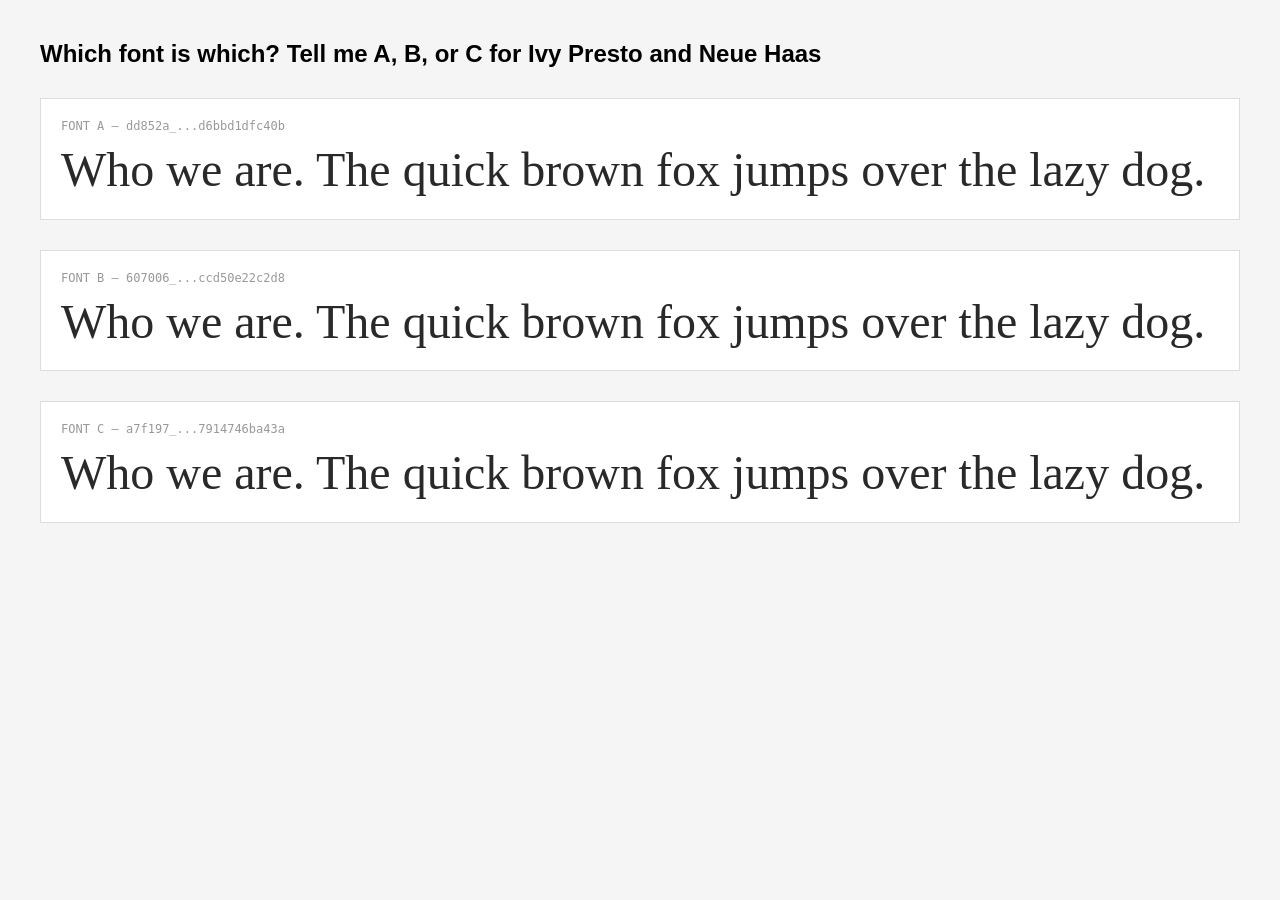
<file: assets/site/font-test.html>
<!DOCTYPE html>
<html lang="en">
<head>
<meta charset="utf-8" />
<meta name="viewport" content="width=device-width, initial-scale=1" />
<title>Font Test</title>
<style>
  @font-face { font-family: "Font-A"; src: url("https://static.wixstatic.com/ufonts/dd852a_d6bbd1dfc40b407586bbf6bc5085dcfd/woff2/file.woff2") format("woff2"); font-weight: 100 900; font-display: swap; }
  @font-face { font-family: "Font-B"; src: url("https://static.wixstatic.com/ufonts/607006_ccd50e22c2d8440a83b45cd1954b70ab/woff2/file.woff2") format("woff2"); font-weight: 100 900; font-display: swap; }
  @font-face { font-family: "Font-C"; src: url("https://static.wixstatic.com/ufonts/a7f197_7914746ba43a4b6092a2faa3147c3f61/woff2/file.woff2") format("woff2"); font-weight: 100 900; font-display: swap; }
  body { margin: 40px; background: #f5f5f5; }
  .sample { margin: 30px 0; padding: 20px; background: #fff; border: 1px solid #ddd; }
  .label { font-family: monospace; font-size: 12px; color: #999; margin-bottom: 8px; }
  .text { font-size: 48px; line-height: 1.2; color: #292929; }
  .a .text { font-family: "Font-A", serif; }
  .b .text { font-family: "Font-B", serif; }
  .c .text { font-family: "Font-C", serif; }
</style>
</head>
<body>
<h2 style="font-family: sans-serif;">Which font is which? Tell me A, B, or C for Ivy Presto and Neue Haas</h2>

<div class="sample a">
  <div class="label">FONT A — dd852a_...d6bbd1dfc40b</div>
  <div class="text">Who we are. The quick brown fox jumps over the lazy dog.</div>
</div>

<div class="sample b">
  <div class="label">FONT B — 607006_...ccd50e22c2d8</div>
  <div class="text">Who we are. The quick brown fox jumps over the lazy dog.</div>
</div>

<div class="sample c">
  <div class="label">FONT C — a7f197_...7914746ba43a</div>
  <div class="text">Who we are. The quick brown fox jumps over the lazy dog.</div>
</div>
</body>
</html>
</file>
